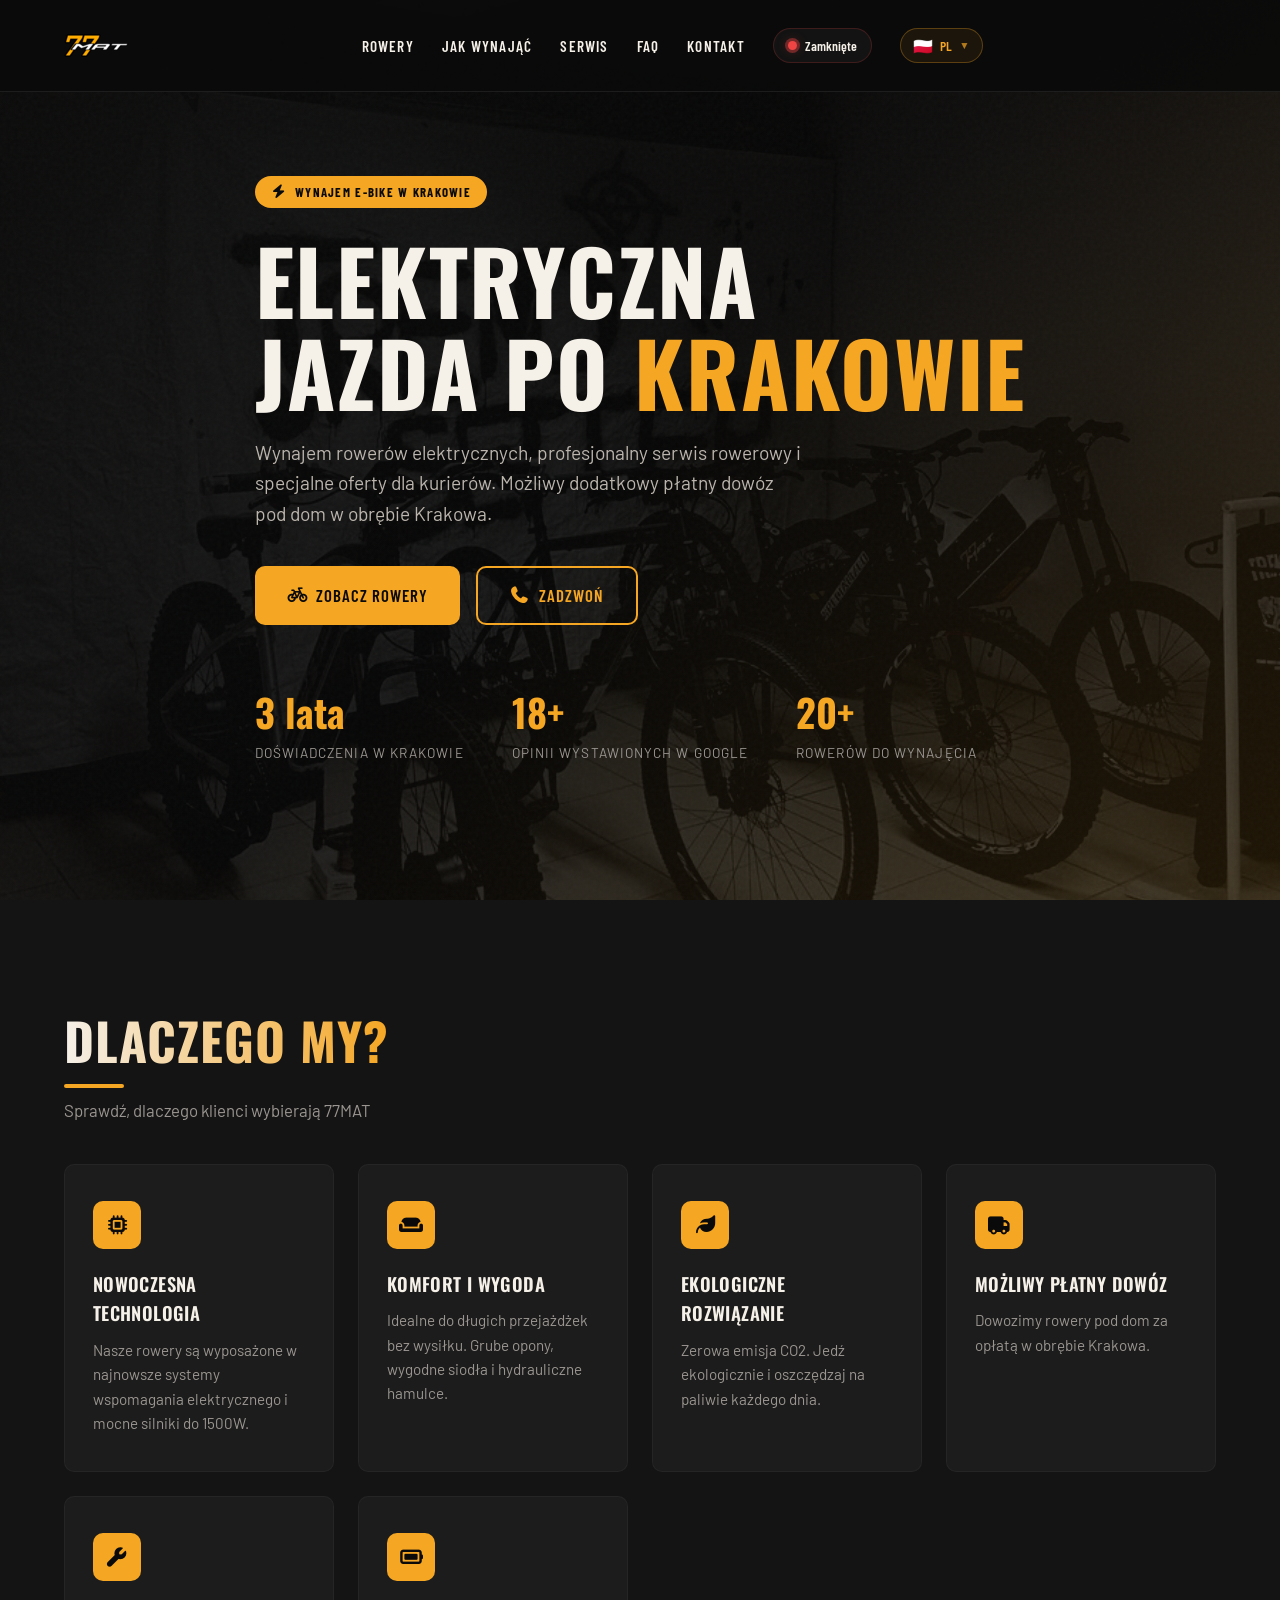
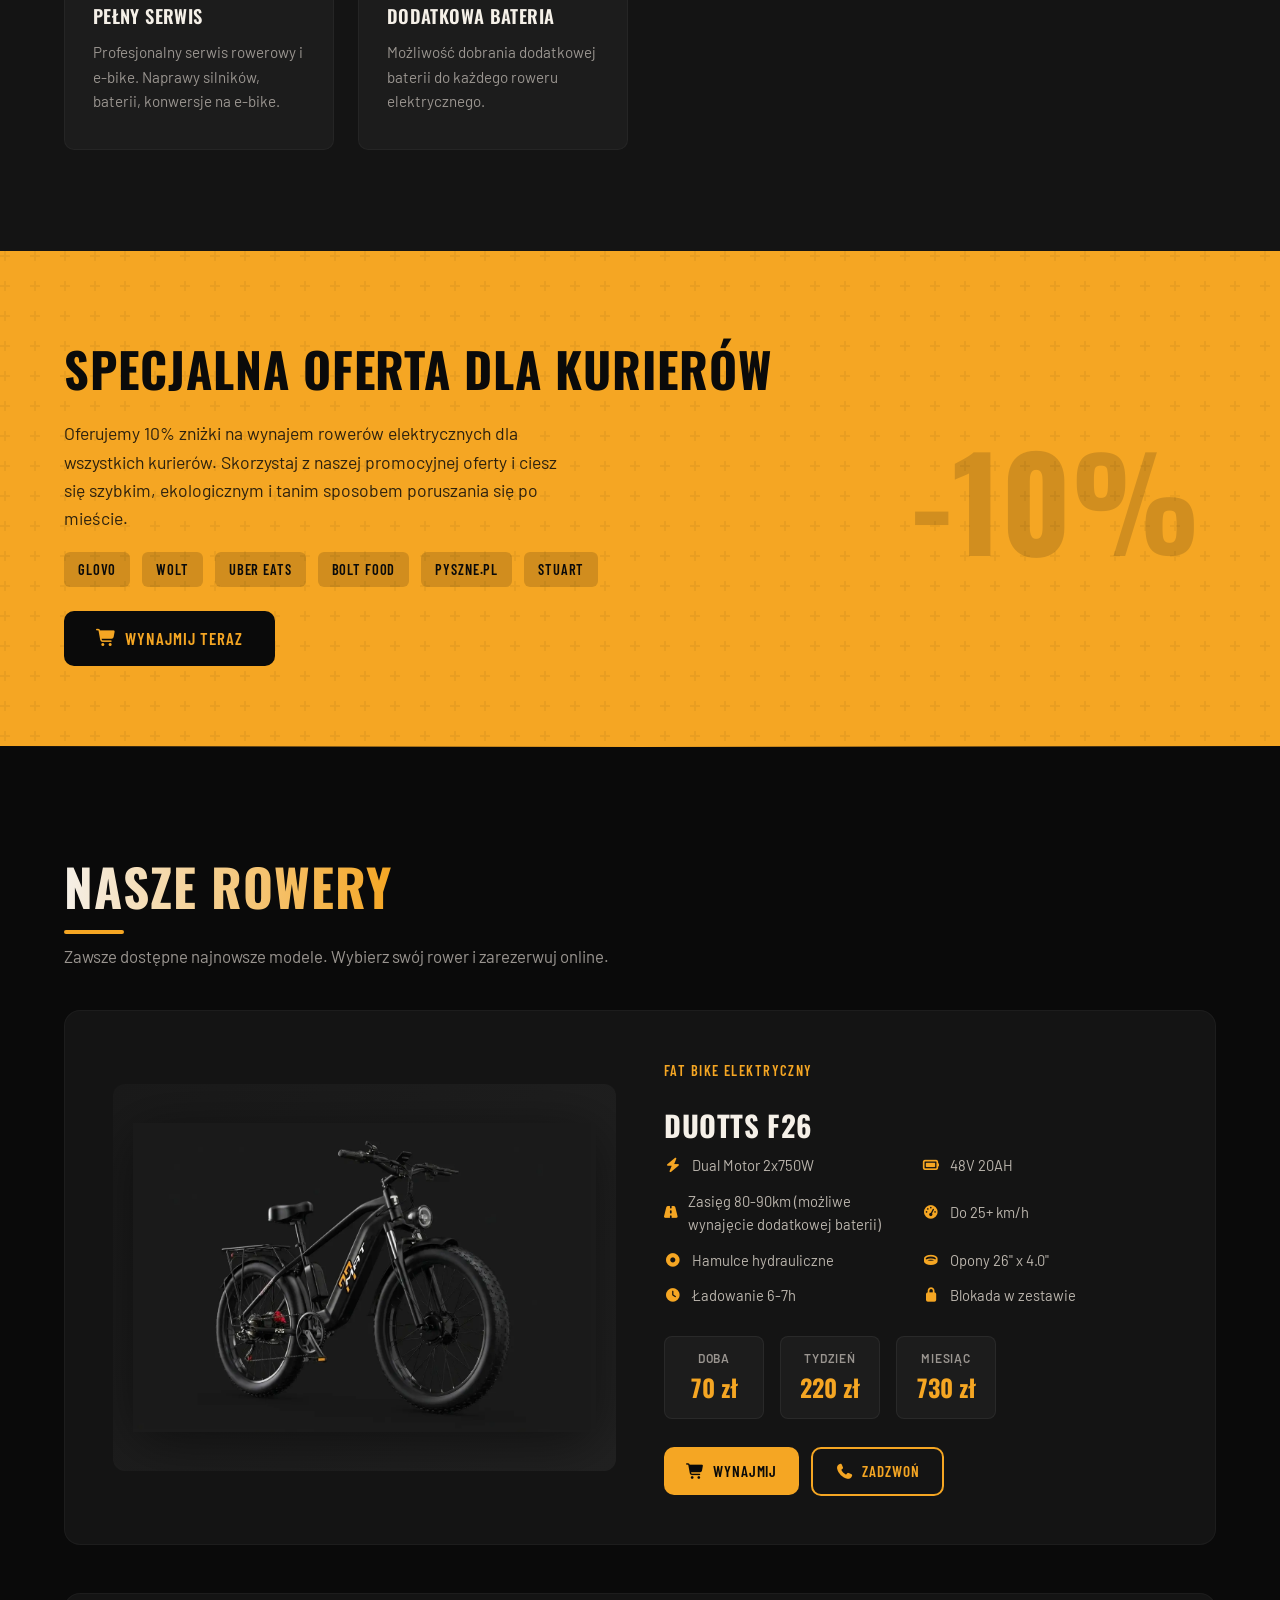
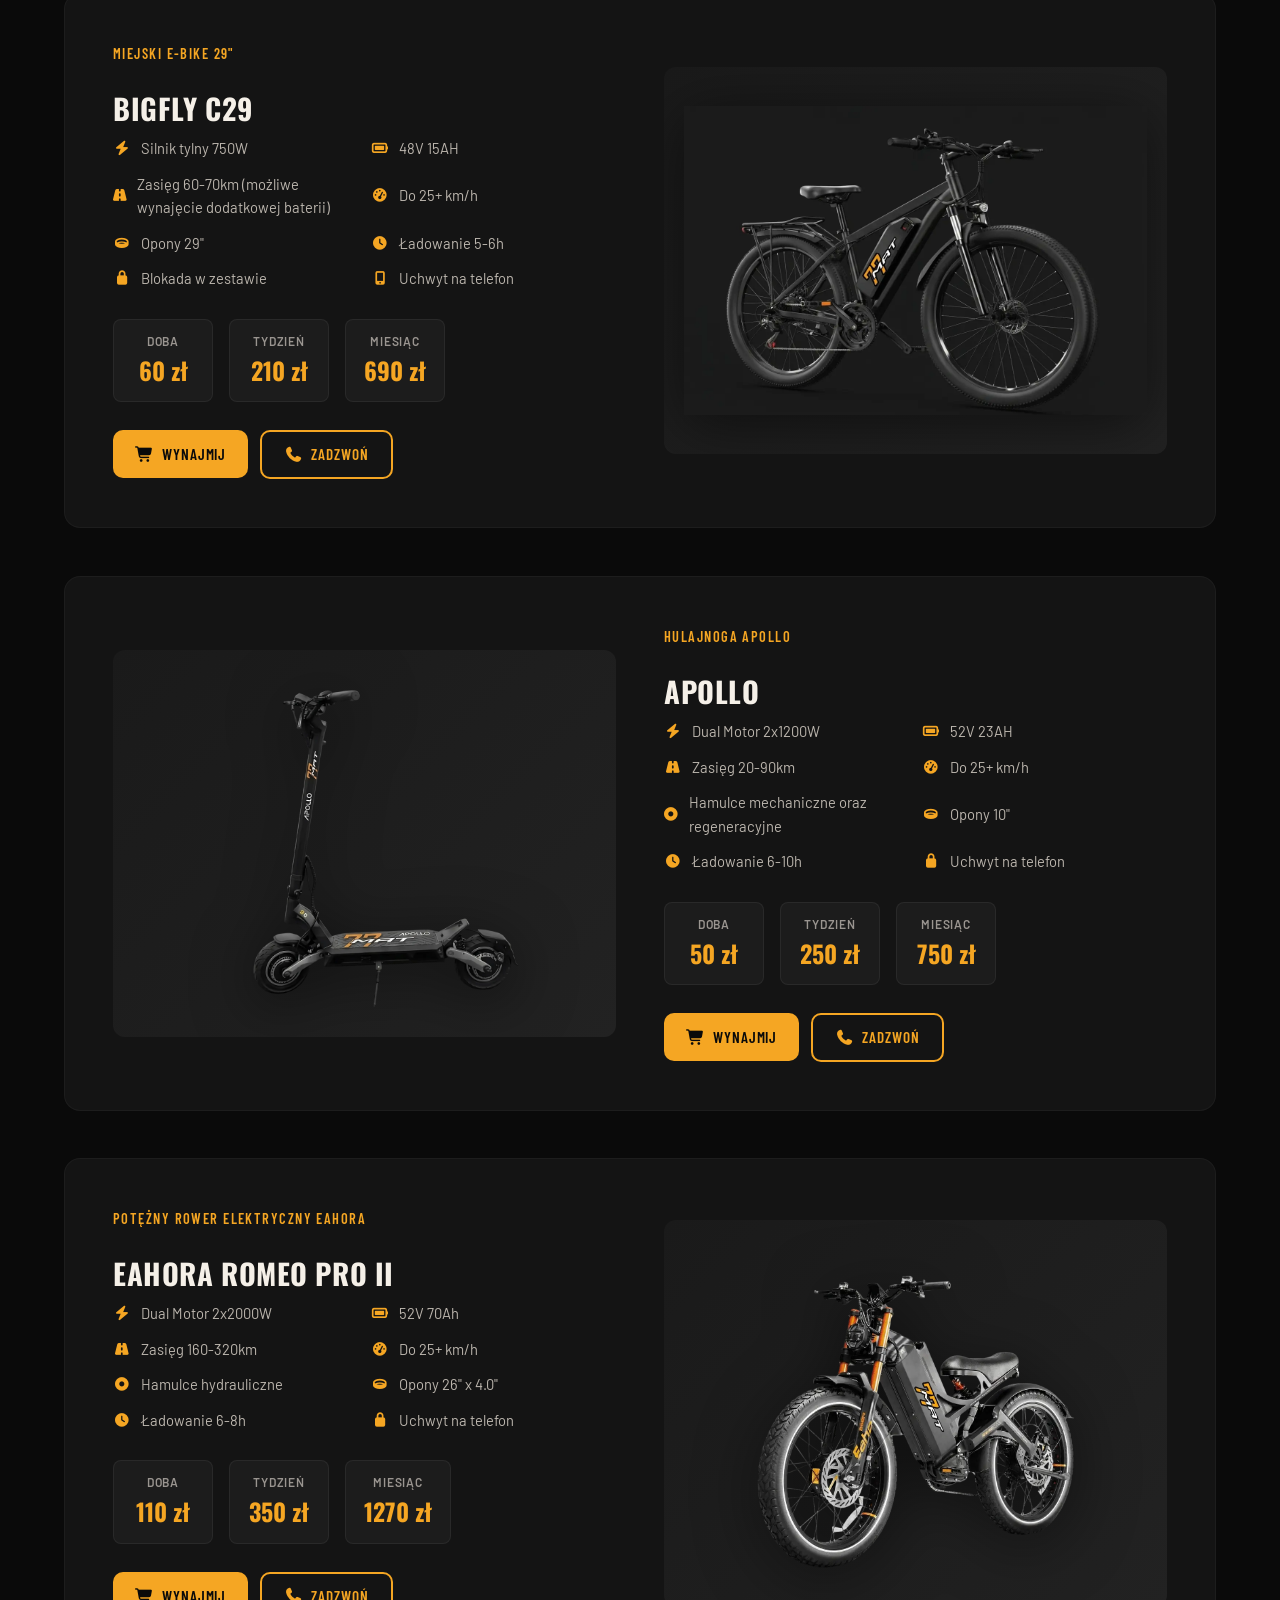
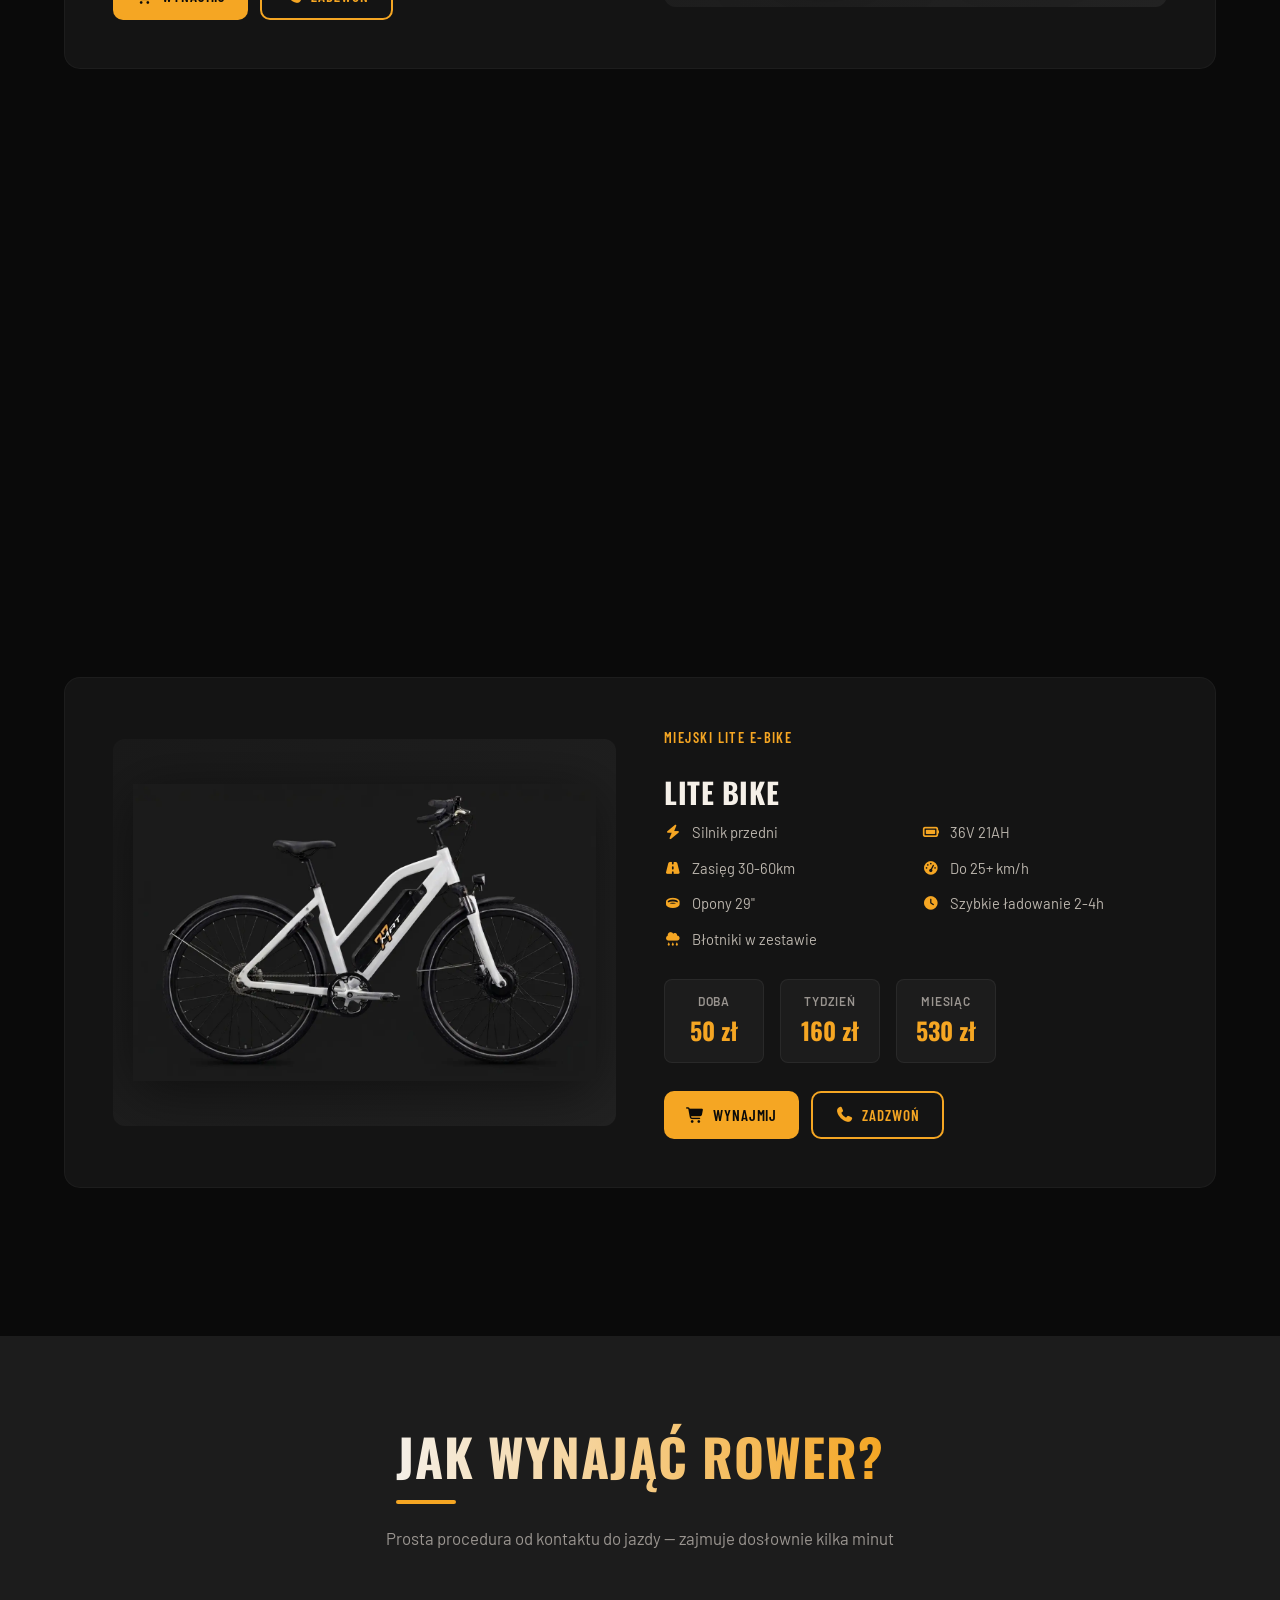
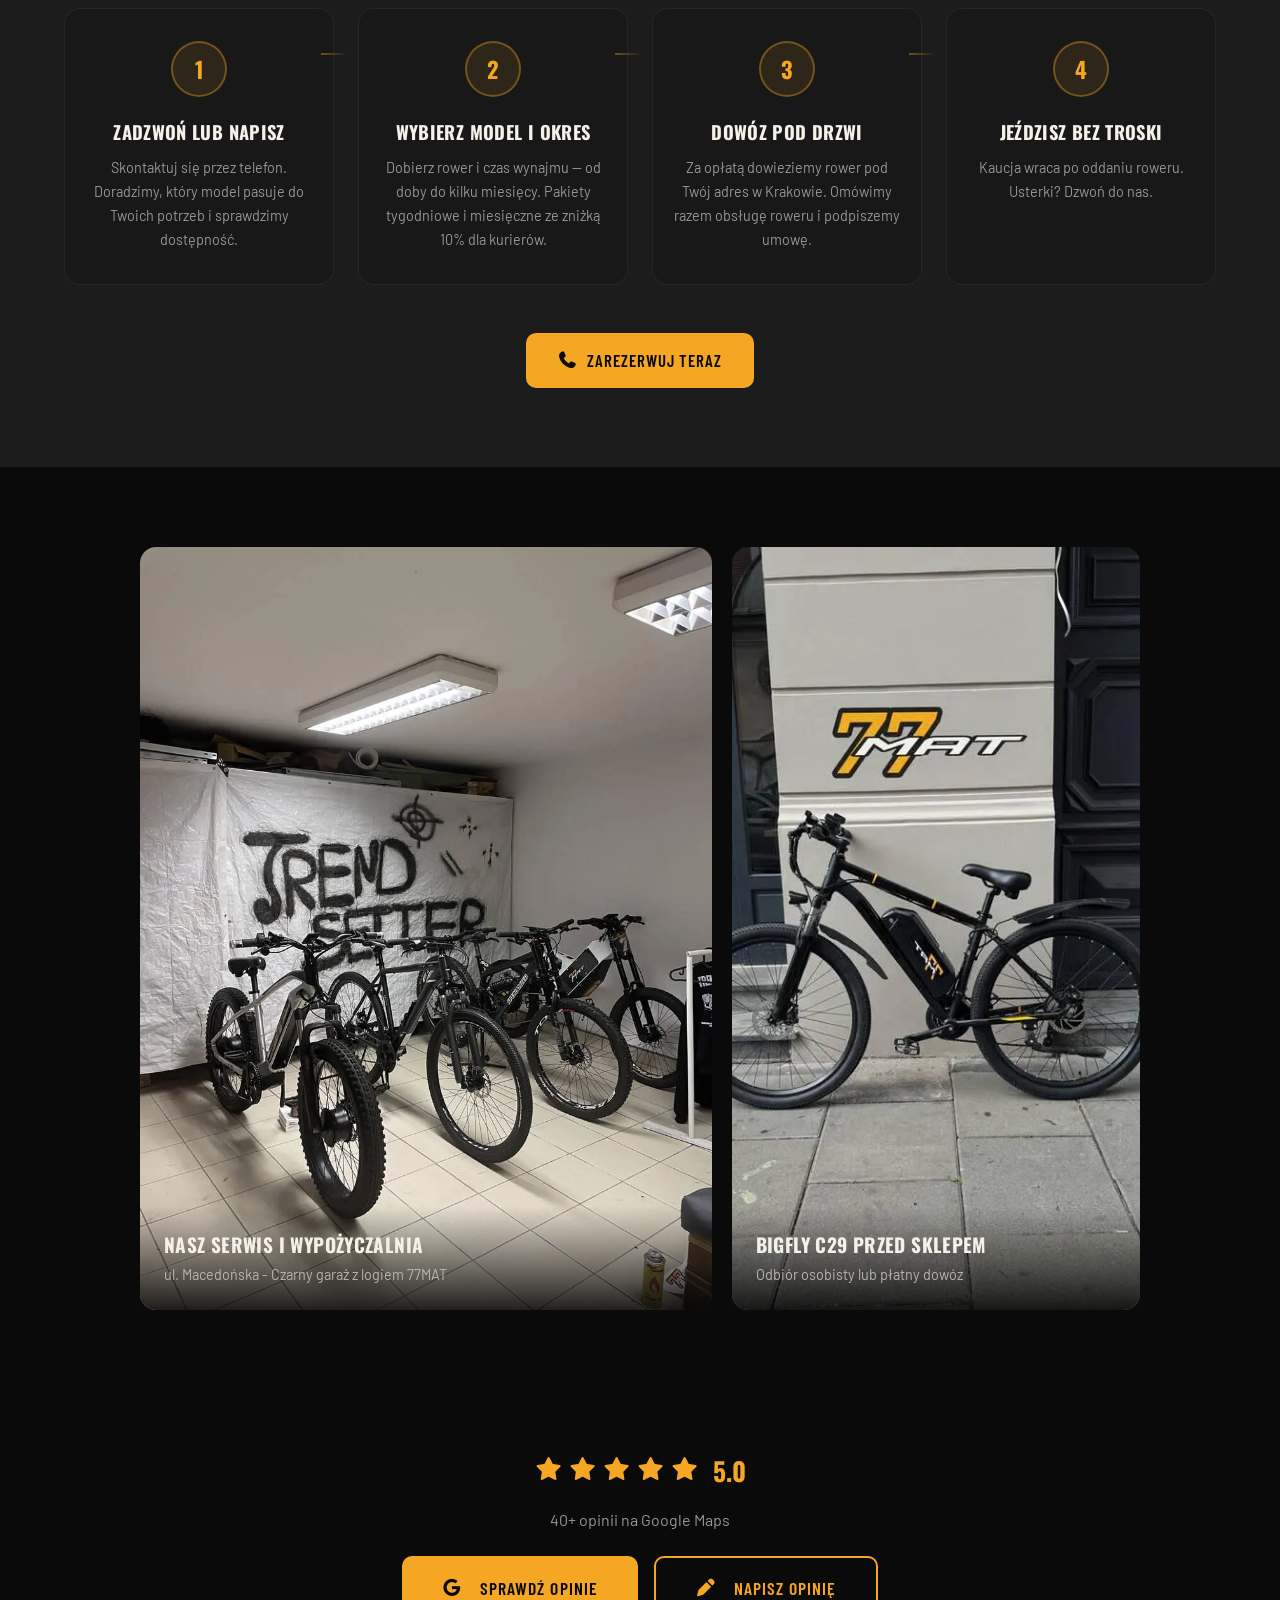
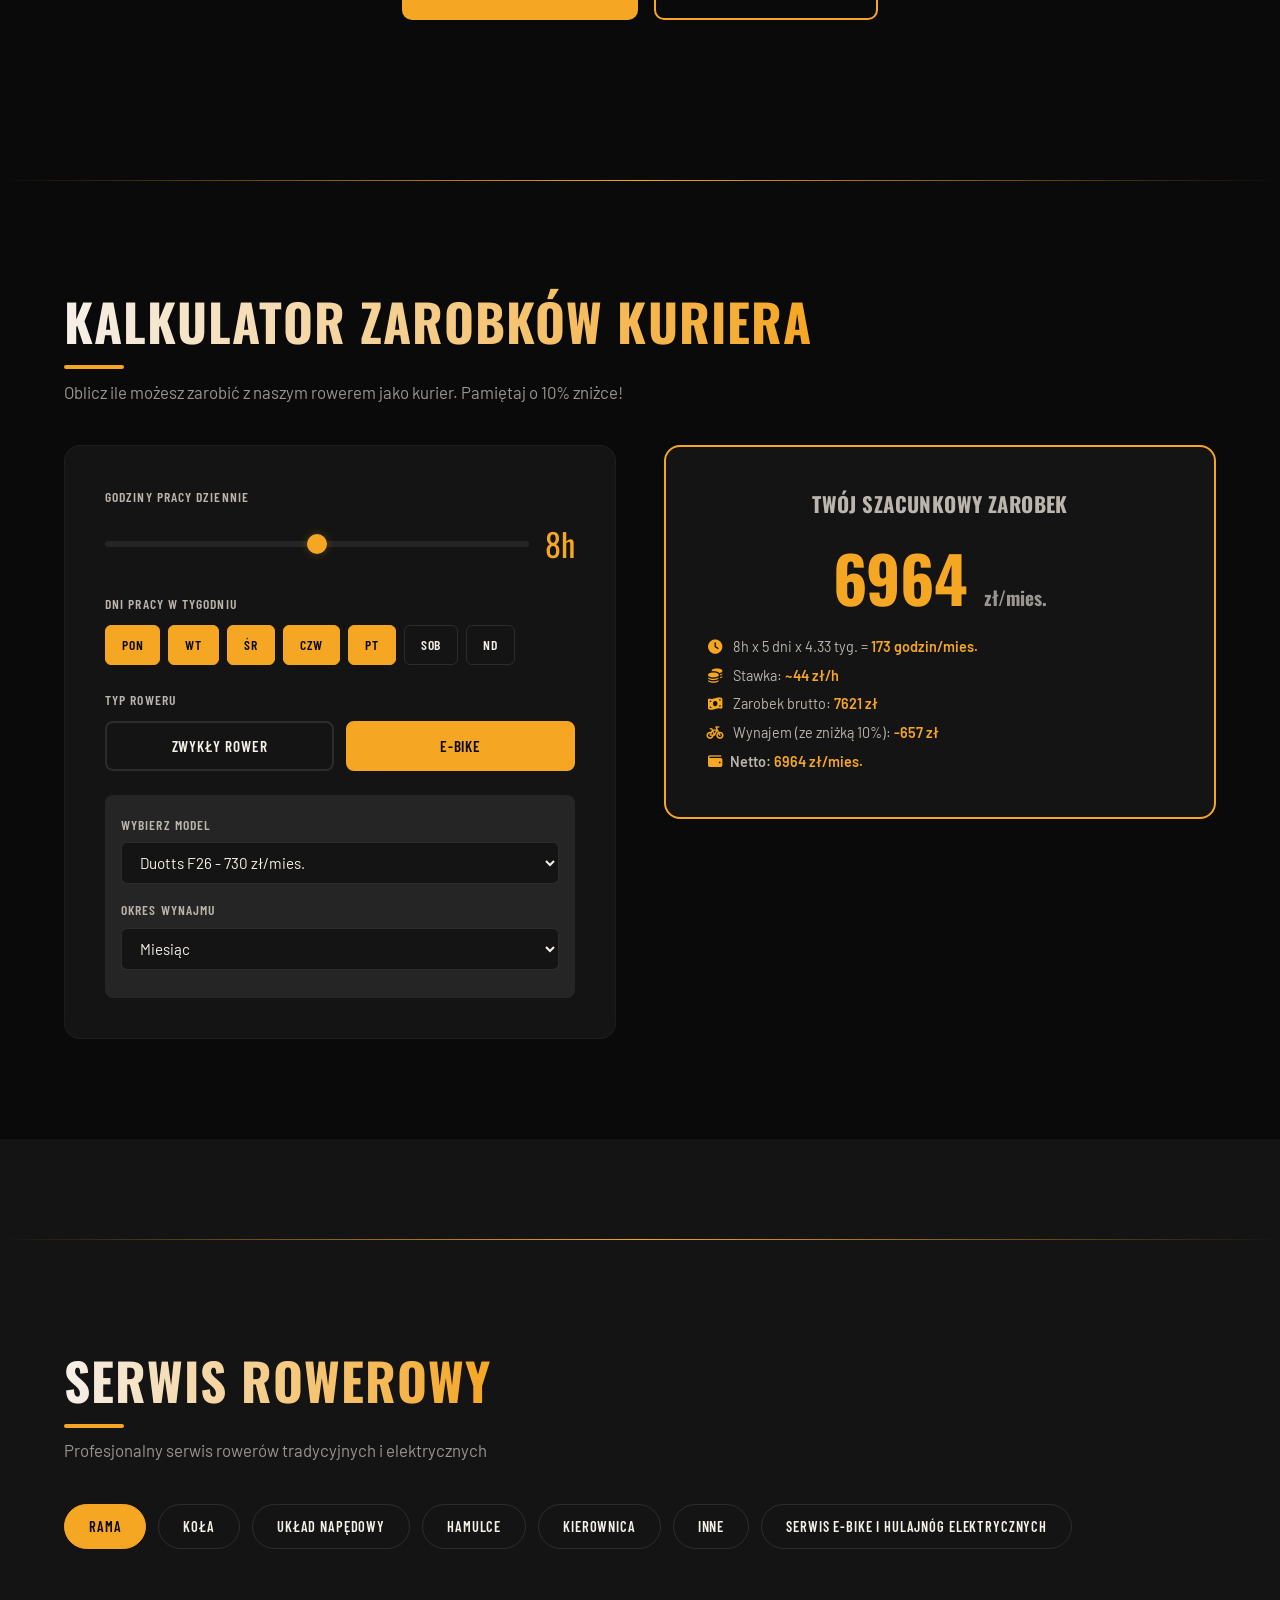
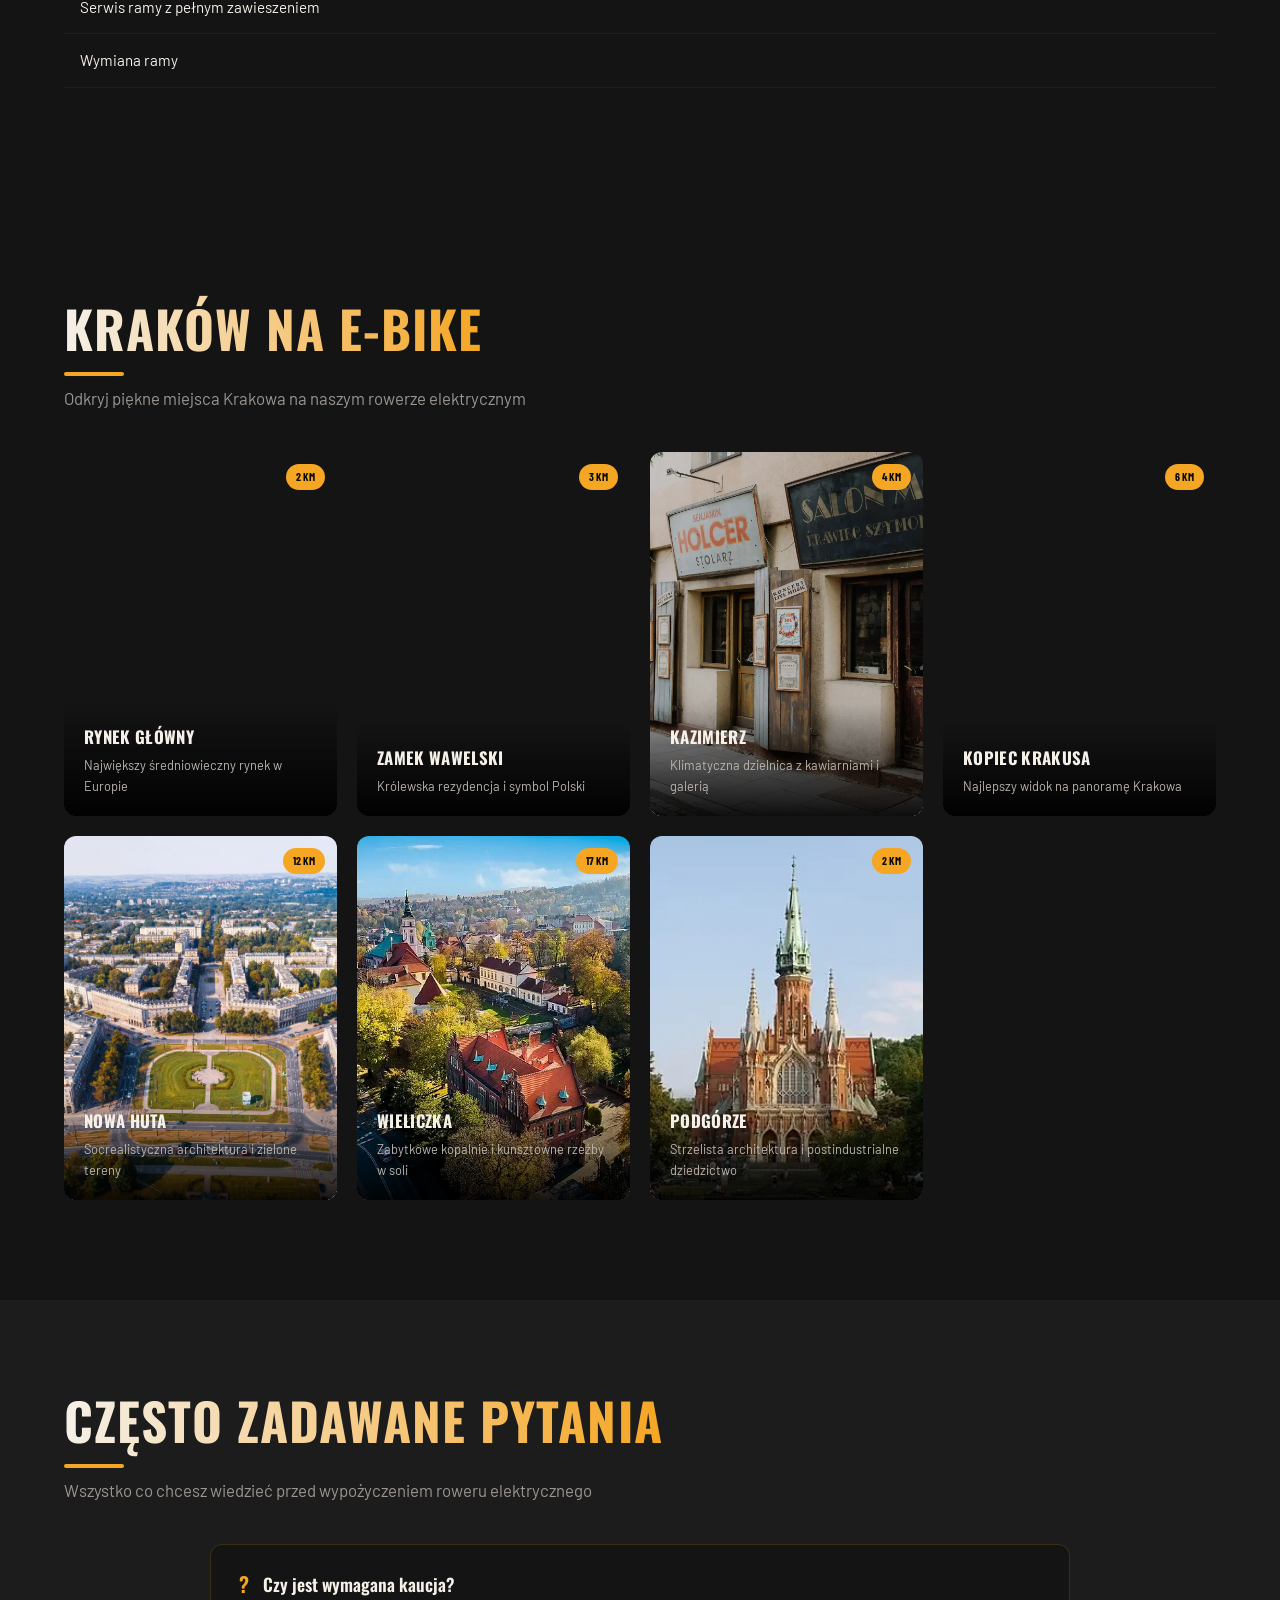
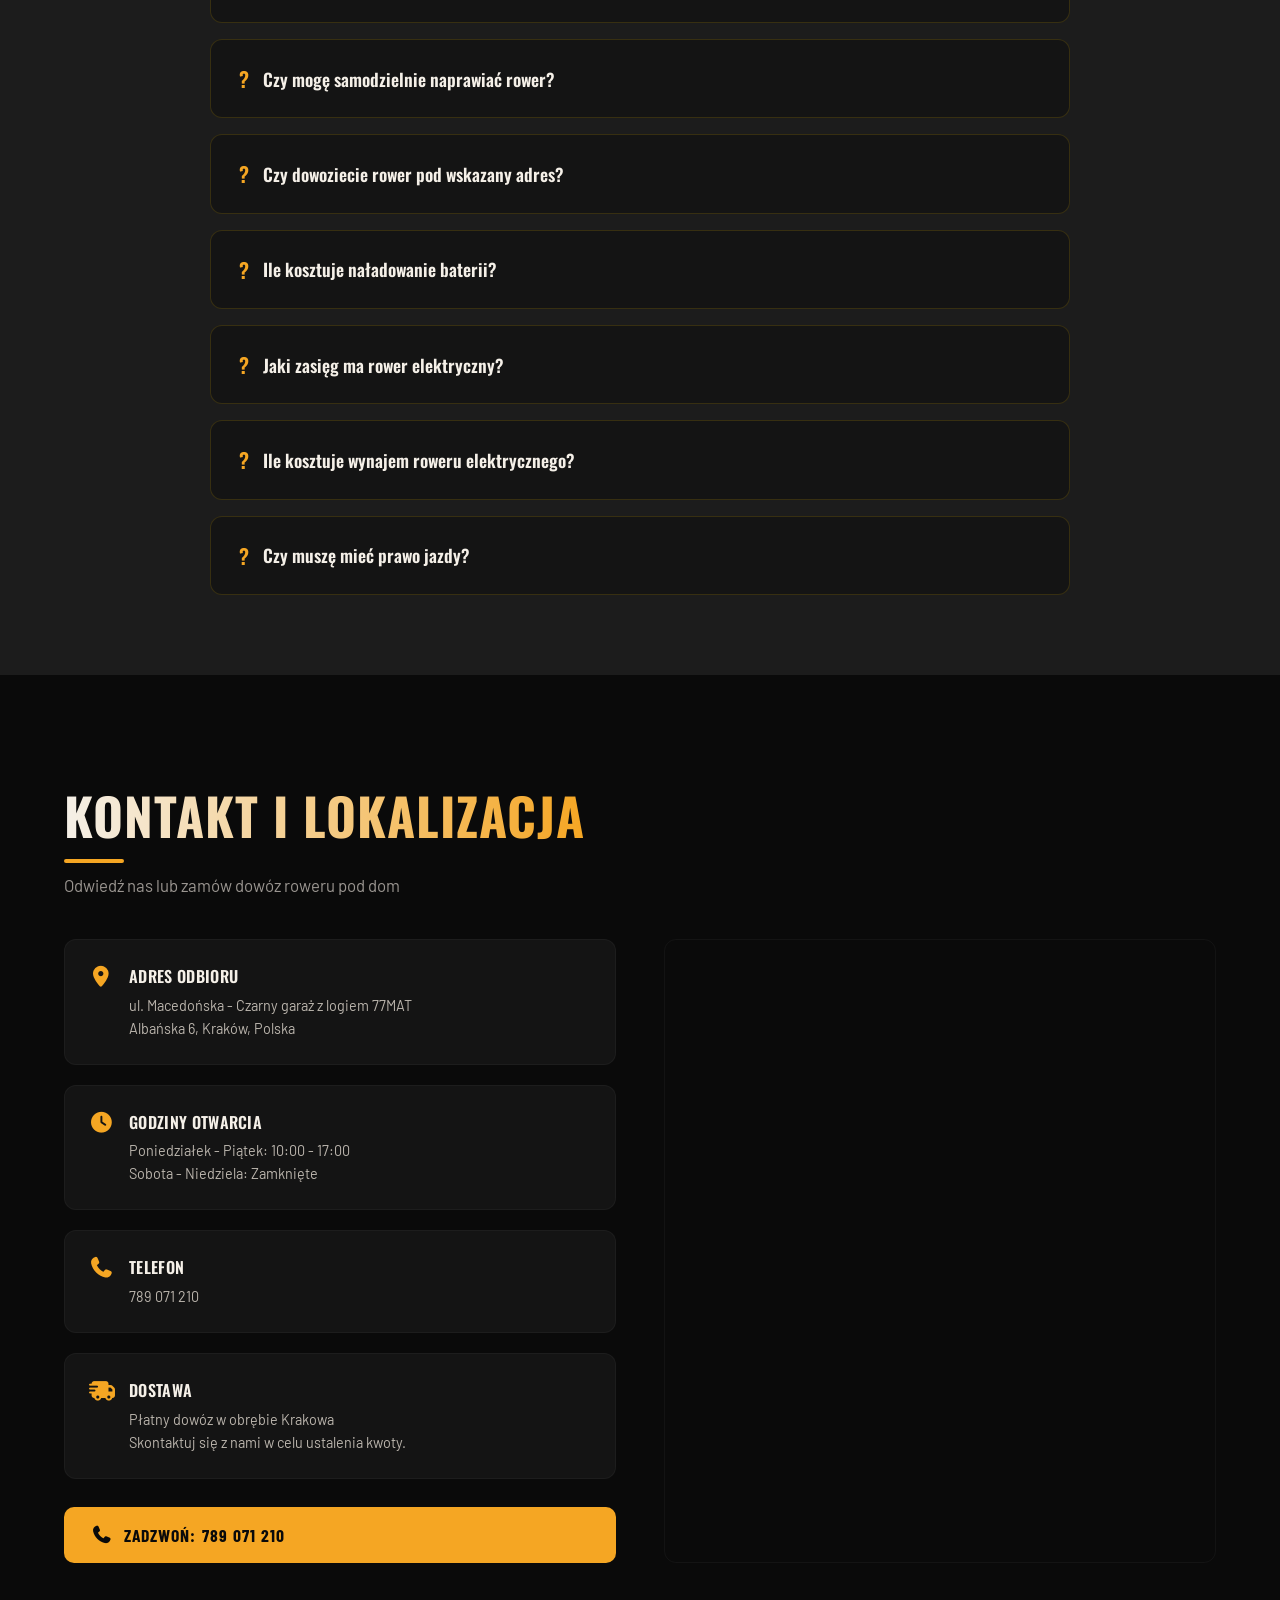
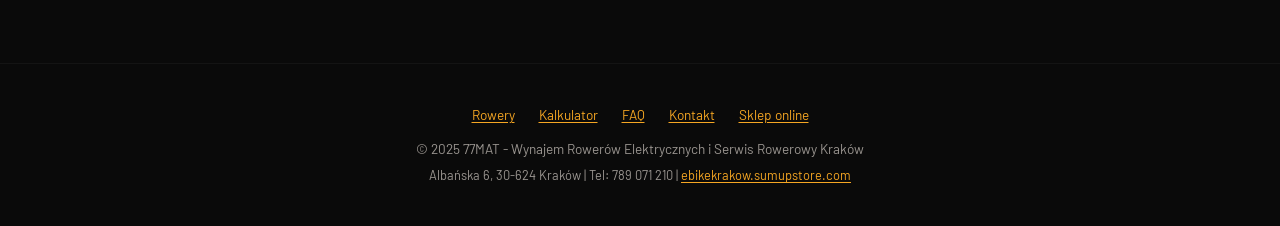
<file: index.html>
<!DOCTYPE html>
<html lang="pl">
<head>
<meta charset="UTF-8">
<meta name="viewport" content="width=device-width, initial-scale=1.0, viewport-fit=cover">
<title>77MAT - Wynajem Rowerów Elektrycznych Kraków | Serwis Rowerow | E-Bike Rental</title>
<meta name="description" content="Wynajem rowerów elektrycznych w Krakowie. Profesjonalny serwis rowerowy. Możliwy dowóz pod dom. 10% zniżki dla kurierów Glovo, Wolt, Uber Eats, Bolt Food. Duotts F26, Bigfly C29.">
<meta name="keywords" content="wynajem rowerów elektrycznych kraków, e-bike rental krakow, serwis rowerowy kraków, wypożyczalnia rowerów kraków, electric bike rental, naprawa rowerow kraków, rower elektryczny kraków, ebike kraków, 77MAT, fat bike kraków, kurier rower elektryczny, glovo rower, wolt rower, uber eats rower">
<meta name="author" content="77MAT">
<meta name="robots" content="index, follow, max-image-preview:large, max-snippet:-1, max-video-preview:-1">
<meta name="theme-color" content="#F5A623">
<meta name="msapplication-TileColor" content="#F5A623">
<meta name="apple-mobile-web-app-capable" content="yes">
<meta name="apple-mobile-web-app-status-bar-style" content="black-translucent">
<meta name="apple-mobile-web-app-title" content="77MAT E-Bike">
<meta name="format-detection" content="telephone=yes">
<meta name="geo.region" content="PL-12">
<meta name="geo.placename" content="Kraków, Małopolska">
<meta name="geo.position" content="50.0389;19.9236">
<meta name="ICBM" content="50.0389, 19.9236">
<meta property="og:type" content="business.business">
<meta property="og:title" content="77MAT - Wynajem Rowerów Elektrycznych Kraków">
<meta property="og:description" content="Wypożycz rower elektryczny w Krakowie. Możliwy dowóz, 10% zniżki dla kurierów. Profesjonalny serwis rowerowy.">
<meta property="og:image" content="https://77mat.pl/img/77mat-logo.png">
<meta property="og:url" content="https://77mat.pl">
<meta property="og:site_name" content="77MAT E-Bike Kraków">
<meta property="og:locale" content="pl_PL">
<meta name="twitter:card" content="summary_large_image">
<meta name="twitter:title" content="77MAT - Wynajem Rowerów Elektrycznych Kraków">
<meta name="twitter:description" content="Wypożycz e-bike w Krakowie. Możliwy dowóz. -10% dla kurierów. Serwis rowerowy.">
<link rel="canonical" href="https://77mat.pl">
<link rel="icon" type="image/png" href="/img/favicon-96x96.png" sizes="96x96" />
<link rel="icon" type="image/svg+xml" href="/img/favicon.svg" />
<link rel="shortcut icon" href="/img/favicon.ico" />
<link rel="apple-touch-icon" sizes="180x180" href="/img/apple-touch-icon.png" />
<link rel="manifest" href="/img/site.webmanifest" />
<link rel="preconnect" href="https://www.google.com">
<link rel="dns-prefetch" href="https://maps.googleapis.com">
<link rel="dns-prefetch" href="https://translate.googleapis.com">

<link rel="preload" href="css/fonts.css" as="style" onload="this.onload=null;this.rel='stylesheet'">
<noscript><link rel="stylesheet" href="css/fonts.css"></noscript>
<link rel="preload" href="css/fa-all.min.css" as="style" onload="this.onload=null;this.rel='stylesheet'">
<noscript><link rel="stylesheet" href="css/fa-all.min.css"></noscript>

<!-- ═══════════════════════════════════════════════════════════════
     GOOGLE TRANSLATE — ukryj domyślny pasek, zostaw tylko nasz widget
     ═══════════════════════════════════════════════════════════════ -->
<style>
/* Ukryj domyślny pasek Google Translate */
body { top: 0 !important; }
.goog-te-banner-frame { display: none !important; }
.goog-te-menu-value span { color: transparent !important; }
iframe.goog-te-banner-frame { display: none !important; }
.skiptranslate { display: none !important; }
/* Własny przełącznik językowy */
:root {
  --amber:#F5A623;--amber-dark:#D4901E;--amber-light:#FFD580;--amber-glow:#F5A62344;
  --black:#0A0A0A;--dark:#141414;--dark2:#1C1C1C;--dark3:#252525;--dark4:#333;
  --white:#F5F0E8;--gray:#9A9590;--gray-light:#BBB5AD;
  --radius:10px;--transition:0.3s cubic-bezier(.4,0,.2,1)
}
*,*::before,*::after{margin:0;padding:0;box-sizing:border-box}
html{scroll-behavior:smooth;scrollbar-width:thin;scrollbar-color:var(--amber) var(--dark);overflow-x:hidden;-webkit-text-size-adjust:100%}
body{font-family:'Barlow',sans-serif;background:var(--black);color:var(--white);line-height:1.6;-webkit-font-smoothing:antialiased}
::-webkit-scrollbar{width:8px}
::-webkit-scrollbar-track{background:var(--dark)}
::-webkit-scrollbar-thumb{background:linear-gradient(180deg,var(--amber),var(--amber-dark));border-radius:4px}
img{max-width:100%;display:block}
a{color:var(--amber);text-decoration:none;transition:var(--transition);-webkit-tap-highlight-color:transparent;touch-action:manipulation}
a:hover{color:var(--amber-light)}
h1,h2,h3,h4,h5{font-family:'Oswald',sans-serif;text-transform:uppercase;letter-spacing:0.02em}
.section-title{font-size:clamp(2rem,5vw,3.2rem);font-weight:700;margin-bottom:0.3em;position:relative;display:inline-block;background:linear-gradient(90deg,var(--white) 0%,var(--amber) 50%,var(--white) 100%);background-size:200% auto;-webkit-background-clip:text;-webkit-text-fill-color:transparent;background-clip:text}
.section-title::after{content:'';position:absolute;bottom:-6px;left:0;width:60px;height:4px;background:var(--amber);border-radius:2px;-webkit-text-fill-color:initial}
.section-subtitle{color:var(--gray);font-size:1.05rem;margin-bottom:2.5rem;max-width:600px}
.container{max-width:1200px;margin:0 auto;padding:0 24px}
.btn{display:inline-flex;align-items:center;gap:8px;padding:14px 32px;border:none;border-radius:var(--radius);font-family:'Barlow Condensed',sans-serif;font-size:1.05rem;font-weight:600;text-transform:uppercase;letter-spacing:0.06em;cursor:pointer;transition:var(--transition);text-decoration:none;-webkit-tap-highlight-color:transparent;touch-action:manipulation}
.btn-primary{background:var(--amber);color:var(--black);animation:glowPulse 3s ease-in-out infinite;will-change:opacity,transform}
.btn-primary:hover{background:var(--amber-light);color:var(--black);transform:translateY(-2px);box-shadow:0 8px 30px var(--amber-glow);animation:none}
.btn-outline{background:transparent;color:var(--amber);border:2px solid var(--amber)}
.btn-outline:hover{background:var(--amber);color:var(--black)}
.btn-sm{padding:10px 22px;font-size:0.95rem}

/* ── NAV ── */
.nav{position:fixed;top:0;left:0;right:0;z-index:9999;padding:13px 0;background:rgba(10,10,10,0.9);border-bottom:1px solid rgba(255,255,255,0.08);transition:background .3s ease,padding .3s ease,box-shadow .3s ease}
.nav.scrolled{background:rgba(8,8,8,0.99);box-shadow:0 2px 24px rgba(0,0,0,0.8);padding:8px 0;border-bottom:1px solid rgba(255,255,255,0.1)}
.nav-inner{display:flex;align-items:center;justify-content:space-between;gap:12px}
.nav-logo img{height:65px;width:auto;display:block}
.nav-links{display:flex;gap:28px;align-items:center;list-style:none}
.nav-links a{color:var(--white);font-family:'Barlow Condensed',sans-serif;font-weight:600;font-size:0.95rem;text-transform:uppercase;letter-spacing:0.08em;position:relative}
.nav-links a::after{content:'';position:absolute;bottom:-4px;left:0;width:0;height:2px;background:var(--amber);transition:width 0.4s cubic-bezier(.4,0,.2,1)}
.nav-links a:hover{color:var(--amber)}
.nav-links a:hover::after{width:100%}
.nav-status{display:flex;align-items:center;gap:8px;font-size:0.85rem;font-weight:600;font-family:'Barlow Condensed',sans-serif;padding:6px 14px;border-radius:20px;border:1px solid #ffffff15;background:rgba(255,255,255,0.04);transition:var(--transition)}
.status-dot{width:9px;height:9px;border-radius:50%;position:relative}
.status-dot::after{content:'';position:absolute;inset:-3px;border-radius:50%;animation:statusPulse 2s ease-in-out infinite;opacity:0.4;will-change:transform,opacity}
@keyframes statusPulse{0%,100%{transform:scale(1);opacity:0.4}50%{transform:scale(1.8);opacity:0}}
.status-open .status-dot{background:#4ADE80;box-shadow:0 0 12px #4ADE8066}.status-open .status-dot::after{background:#4ADE80}.status-open{border-color:#4ADE8033}
.status-closing .status-dot{background:#FBBF24;box-shadow:0 0 12px #FBBF2466}.status-closing .status-dot::after{background:#FBBF24}.status-closing{border-color:#FBBF2433}
.status-closed .status-dot{background:#EF4444;box-shadow:0 0 12px #EF444466}.status-closed .status-dot::after{background:#EF4444}.status-closed{border-color:#EF444433}
.hamburger{display:none;flex-direction:column;gap:5px;cursor:pointer;padding:8px;z-index:10000;background:none;border:none}
.hamburger span{width:26px;height:2px;background:var(--white);transition:var(--transition);display:block}
.hamburger.active span:nth-child(1){transform:rotate(45deg) translate(5px,5px)}
.hamburger.active span:nth-child(2){opacity:0}
.hamburger.active span:nth-child(3){transform:rotate(-45deg) translate(5px,-5px)}
.mobile-menu{display:none;position:fixed;inset:0;background:rgba(10,10,10,0.98);z-index:9998;flex-direction:column;align-items:center;justify-content:center;gap:32px;opacity:0;transition:opacity 0.4s ease}
.mobile-menu.open{display:flex;opacity:1}
.mobile-menu a{font-family:'Oswald',sans-serif;font-size:1.8rem;color:var(--white);text-transform:uppercase;transition:var(--transition);opacity:0;transform:translateY(20px);transition:0.4s ease}
.mobile-menu.open a{opacity:1;transform:translateY(0)}
.mobile-menu.open a:nth-child(1){transition-delay:0.1s}.mobile-menu.open a:nth-child(2){transition-delay:0.15s}.mobile-menu.open a:nth-child(3){transition-delay:0.2s}.mobile-menu.open a:nth-child(4){transition-delay:0.25s}.mobile-menu.open a:nth-child(5){transition-delay:0.3s}
.mobile-menu a:hover{color:var(--amber)}

/* ═══════════════════════════════════════
   LANGUAGE SWITCHER
   ═══════════════════════════════════════ */
.lang-switcher{position:relative;display:flex;align-items:center}
.lang-btn{display:flex;align-items:center;gap:6px;padding:6px 12px;border-radius:20px;border:1px solid rgba(245,166,35,0.3);background:rgba(245,166,35,0.07);cursor:pointer;font-family:'Barlow Condensed',sans-serif;font-weight:600;font-size:0.85rem;color:var(--amber);text-transform:uppercase;letter-spacing:0.06em;transition:var(--transition);user-select:none;white-space:nowrap}
.lang-btn:hover{background:rgba(245,166,35,0.15);border-color:rgba(245,166,35,0.5)}
.lang-btn .lang-flag{font-size:1rem;line-height:1}
.lang-btn .lang-arrow{font-size:0.65rem;transition:transform 0.25s;opacity:0.7}
.lang-switcher.open .lang-btn .lang-arrow{transform:rotate(180deg)}
.lang-dropdown{position:absolute;top:calc(100% + 8px);right:0;background:var(--dark2);border:1px solid rgba(245,166,35,0.2);border-radius:12px;padding:8px;min-width:200px;max-height:320px;overflow-y:auto;z-index:10001;opacity:0;visibility:hidden;transform:translateY(-8px);transition:opacity 0.25s,transform 0.25s,visibility 0.25s;box-shadow:0 16px 40px rgba(0,0,0,0.6)}
.lang-switcher.open .lang-dropdown{opacity:1;visibility:visible;transform:translateY(0)}
.lang-dropdown::-webkit-scrollbar{width:4px}
.lang-dropdown::-webkit-scrollbar-thumb{background:var(--amber);border-radius:2px}
.lang-option{display:flex;align-items:center;gap:10px;padding:8px 12px;border-radius:8px;cursor:pointer;font-family:'Barlow Condensed',sans-serif;font-size:0.9rem;font-weight:500;color:var(--gray-light);transition:background 0.2s,color 0.2s;white-space:nowrap}
.lang-option:hover{background:rgba(245,166,35,0.12);color:var(--white)}
.lang-option.active{color:var(--amber);background:rgba(245,166,35,0.08)}
.lang-option .lf{font-size:1.1rem;width:24px;text-align:center}
.lang-section-label{padding:6px 12px 4px;font-size:0.7rem;font-family:'Barlow Condensed',sans-serif;text-transform:uppercase;letter-spacing:0.12em;color:var(--gray);opacity:0.6}
.lang-divider{height:1px;background:rgba(255,255,255,0.06);margin:4px 0}

/* Mobile lang switcher */
.mobile-lang{display:flex;gap:8px;flex-wrap:wrap;justify-content:center;margin-top:8px}
.mobile-lang-btn{padding:6px 14px;border-radius:20px;border:1px solid rgba(245,166,35,0.25);background:rgba(245,166,35,0.06);color:var(--gray-light);font-family:'Barlow Condensed',sans-serif;font-size:0.85rem;cursor:pointer;transition:var(--transition)}
.mobile-lang-btn:hover,.mobile-lang-btn.active{background:rgba(245,166,35,0.15);border-color:var(--amber);color:var(--amber)}

/* ── HERO ── */
.hero{min-height:100vh;min-height:100svh;display:flex;align-items:center;position:relative;overflow:hidden}
.hero-bg{position:absolute;inset:0;background:url('img/shop-interior.webp') center/cover no-repeat;filter:brightness(0.25) contrast(1.1)}
.hero-overlay{position:absolute;inset:0;background:linear-gradient(135deg,rgba(10,10,10,0.93) 0%,rgba(10,10,10,0.6) 50%,rgba(245,166,35,0.12) 100%)}
.hero-grain{position:absolute;inset:0;opacity:0.035;background-image:url("data:image/svg+xml,%3Csvg viewBox='0 0 256 256' xmlns='http://www.w3.org/2000/svg'%3E%3Cfilter id='n'%3E%3CfeTurbulence type='fractalNoise' baseFrequency='0.9' numOctaves='4' stitchTiles='stitch'/%3E%3C/filter%3E%3Crect width='100%25' height='100%25' filter='url(%23n)'/%3E%3C/svg%3E")}
.hero-content{position:relative;z-index:2;padding:120px 0 80px}
.hero-badge{display:inline-flex;align-items:center;gap:8px;background:var(--amber);color:var(--black);padding:6px 16px;border-radius:30px;font-size:0.8rem;font-weight:700;font-family:'Barlow Condensed',sans-serif;text-transform:uppercase;letter-spacing:0.1em;margin-bottom:24px;animation:fadeInUp 0.8s ease}
.hero h1{font-size:clamp(2.8rem,7vw,5.5rem);font-weight:700;line-height:1.05;margin-bottom:20px;animation:fadeInUp 0.8s ease 0.1s both}
.hero h1 .accent{color:var(--amber)}
.hero-desc{font-size:clamp(1rem,2vw,1.2rem);color:var(--gray-light);max-width:550px;margin-bottom:36px;animation:fadeInUp 0.8s ease 0.2s both}
.hero-actions{display:flex;gap:16px;flex-wrap:wrap;animation:fadeInUp 0.8s ease 0.3s both}
.hero-stats{display:flex;gap:48px;margin-top:56px;animation:fadeInUp 0.8s ease 0.4s both}
.hero-stat-num{font-family:'Oswald',sans-serif;font-size:2.4rem;font-weight:700;color:var(--amber)}
.hero-stat-label{font-size:0.85rem;color:var(--gray);text-transform:uppercase;letter-spacing:0.08em}
.hero-stat{opacity:0;animation:countUp 0.6s ease forwards}
.hero-stat:nth-child(1){animation-delay:0.5s}
.hero-stat:nth-child(2){animation-delay:0.7s}
.hero-stat:nth-child(3){animation-delay:0.9s}
@keyframes fadeInUp{from{opacity:0;transform:translateY(30px)}to{opacity:1;transform:translateY(0)}}
@keyframes countUp{from{opacity:0;transform:translateY(20px)}to{opacity:1;transform:translateY(0)}}
@keyframes glowPulse{0%,100%{box-shadow:0 0 20px rgba(245,166,35,0.15)}50%{box-shadow:0 0 40px rgba(245,166,35,0.35)}}
@keyframes float{0%,100%{transform:translateY(0)}50%{transform:translateY(-10px)}}
.float-anim{animation:float 4s ease-in-out infinite;will-change:transform}

/* ── WHY ── */
.why-section{padding:100px 0;background:var(--dark)}
.why-grid{display:grid;grid-template-columns:repeat(auto-fit,minmax(260px,1fr));gap:24px}
.why-card{background:var(--dark2);will-change:transform;border:1px solid #ffffff0a;border-radius:var(--radius);padding:36px 28px;transition:var(--transition);position:relative;overflow:hidden}
.why-card:hover{border-color:var(--amber);transform:translateY(-4px);box-shadow:0 12px 40px rgba(245,166,35,0.08)}
.why-card::before{content:'';position:absolute;top:0;left:0;right:0;height:3px;background:var(--amber);transform:scaleX(0);transition:var(--transition);transform-origin:left}
.why-card:hover::before{transform:scaleX(1)}
.why-icon{width:48px;height:48px;border-radius:10px;background:var(--amber);color:var(--black);display:flex;align-items:center;justify-content:center;font-size:1.2rem;margin-bottom:20px}
.why-card h3{font-size:1.15rem;margin-bottom:10px;font-weight:600}
.why-card p{color:var(--gray);font-size:0.95rem;line-height:1.6}

/* ── BIKES ── */
.bikes-section{padding:100px 0;position:relative}
.bikes-section::before{content:'';position:absolute;top:0;left:0;right:0;height:1px;background:linear-gradient(90deg,transparent,var(--amber),transparent)}
.bike-card{display:grid;will-change:transform;grid-template-columns:1fr 1fr;gap:48px;align-items:center;background:var(--dark);border:1px solid #ffffff0a;border-radius:16px;padding:48px;margin-bottom:48px;transition:var(--transition);position:relative;overflow:hidden}
.bike-card:hover{border-color:var(--amber-dark);box-shadow:0 0 60px rgba(245,166,35,0.06)}
.bike-card.reverse{direction:rtl}
.bike-card.reverse>*{direction:ltr}
.bike-img-wrap{position:relative;border-radius:12px;overflow:hidden;background:linear-gradient(135deg,#1a1a1a,#222);padding:20px;display:flex;align-items:center;justify-content:center}
.bike-img-wrap img{width:100%;height:auto;object-fit:contain;transition:0.6s ease;filter:drop-shadow(0 10px 30px rgba(0,0,0,0.5))}
.bike-img-wrap:hover img{transform:scale(1.03)}
.bike-img-wrap::after{content:'';position:absolute;inset:0;background:linear-gradient(135deg,rgba(245,166,35,0.08),transparent);opacity:0;transition:0.5s ease}
.bike-card:hover .bike-img-wrap::after{opacity:1}
.bike-info h3{font-size:1.8rem;margin-bottom:6px}
.bike-tag{color:var(--amber);font-family:'Barlow Condensed',sans-serif;font-weight:600;font-size:0.9rem;text-transform:uppercase;letter-spacing:0.1em;margin-bottom:20px}
.bike-specs{display:grid;grid-template-columns:1fr 1fr;gap:12px;margin-bottom:28px}
.bike-spec{display:flex;align-items:center;gap:10px;font-size:0.92rem;color:var(--gray-light);transition:0.3s ease}
.bike-spec:hover{transform:translateX(6px);color:var(--amber)}
.bike-spec i{color:var(--amber);width:18px;text-align:center;font-size:0.85rem}
.bike-pricing{display:flex;gap:16px;margin-bottom:28px;flex-wrap:wrap}
.price-tag{background:var(--dark2);border:1px solid #ffffff0f;border-radius:8px;padding:12px 18px;text-align:center;min-width:100px;transition:0.4s cubic-bezier(.4,0,.2,1)}
.price-tag:hover{transform:translateY(-6px);border-color:var(--amber);box-shadow:0 8px 24px rgba(245,166,35,0.15)}
.price-tag .period{font-size:0.75rem;color:var(--gray);text-transform:uppercase;letter-spacing:0.08em;font-weight:600}
.price-tag .amount{font-family:'Oswald',sans-serif;font-size:1.5rem;color:var(--amber);font-weight:700}
.bike-actions{display:flex;gap:12px;flex-wrap:wrap}

/* ── COURIER ── */
.courier-section{padding:80px 0;background:var(--amber);color:var(--black);position:relative;overflow:hidden}
.courier-section::before{content:'';position:absolute;inset:0;background:url("data:image/svg+xml,%3Csvg width='60' height='60' viewBox='0 0 60 60' xmlns='http://www.w3.org/2000/svg'%3E%3Cg fill='none' fill-rule='evenodd'%3E%3Cg fill='%23000' fill-opacity='0.05'%3E%3Cpath d='M36 34v-4h-2v4h-4v2h4v4h2v-4h4v-2h-4zm0-30V0h-2v4h-4v2h4v4h2V6h4V4h-4zM6 34v-4H4v4H0v2h4v4h2v-4h4v-2H6zM6 4V0H4v4H0v2h4v4h2V6h4V4H6z'/%3E%3C/g%3E%3C/g%3E%3C/svg%3E")}
.courier-inner{position:relative;z-index:2;display:flex;align-items:center;gap:48px}
.courier-text h2{font-size:clamp(2rem,4vw,3rem);margin-bottom:12px}
.courier-text p{font-size:1.1rem;max-width:500px;margin-bottom:6px;opacity:0.85}
.courier-percent{font-family:'Oswald',sans-serif;font-size:clamp(5rem,10vw,8rem);font-weight:700;line-height:1;white-space:nowrap;opacity:0.15;position:absolute;right:40px;top:50%;transform:translateY(-50%);animation:float 6s ease-in-out infinite}
.courier-logos{display:flex;gap:12px;margin-top:20px;flex-wrap:wrap;align-items:center}
.courier-logos span{background:rgba(0,0,0,0.15);padding:6px 14px;border-radius:6px;font-family:'Barlow Condensed',sans-serif;font-weight:600;font-size:0.9rem;text-transform:uppercase;letter-spacing:0.06em}

/* ── STEPS ── */
#steps .steps-grid{display:grid;grid-template-columns:repeat(4,1fr);gap:24px;margin-top:48px}
#steps .step-card{text-align:center;padding:32px 20px;background:#181818;border-radius:16px;border:1px solid rgba(255,255,255,0.06);transition:border-color 0.25s,transform 0.25s;position:relative}
#steps .step-card:hover{border-color:rgba(245,166,35,0.35);transform:translateY(-4px)}
#steps .step-card:not(:last-child)::after{content:'';position:absolute;top:44px;right:-12px;width:24px;height:2px;background:linear-gradient(to right,rgba(245,166,35,0.4),rgba(245,166,35,0.05))}
#steps .step-number{width:56px;height:56px;border-radius:50%;background:rgba(245,166,35,0.1);border:2px solid rgba(245,166,35,0.35);display:flex;align-items:center;justify-content:center;font-family:'Oswald',sans-serif;font-weight:700;font-size:1.4rem;color:var(--amber);margin:0 auto 20px}
#steps .step-card h4{font-family:'Oswald',sans-serif;font-size:1.15rem;font-weight:700;margin-bottom:10px;color:#F5F0E8}
#steps .step-card p{color:#9A9590;font-size:0.9rem;line-height:1.65;margin:0}

/* ── CALC ── */
.calc-section{padding:100px 0}
.calc-section::before{content:'';display:block;height:1px;background:linear-gradient(90deg,transparent,var(--amber),transparent);margin-bottom:100px}
.calc-grid{display:grid;grid-template-columns:1fr 1fr;gap:48px;align-items:start}
.calc-form{background:var(--dark);border:1px solid #ffffff0a;border-radius:16px;padding:40px}
.calc-field{margin-bottom:24px}
.calc-field label{display:block;font-family:'Barlow Condensed',sans-serif;font-weight:600;text-transform:uppercase;letter-spacing:0.08em;font-size:0.85rem;margin-bottom:10px;color:var(--gray-light)}
.calc-field input[type=range]{width:100%;accent-color:var(--amber);height:6px;-webkit-appearance:none;background:var(--dark3);border-radius:3px;outline:none}
.calc-field input[type=range]::-webkit-slider-thumb{-webkit-appearance:none;width:20px;height:20px;background:var(--amber);border-radius:50%;cursor:pointer;box-shadow:0 0 10px var(--amber-glow)}
.calc-range-val{font-family:'Oswald',sans-serif;font-size:2rem;color:var(--amber)}
.calc-days{display:flex;flex-wrap:wrap;gap:8px}
.calc-day{padding:8px 16px;border:1px solid #ffffff1a;border-radius:6px;cursor:pointer;font-size:0.85rem;font-weight:600;transition:var(--transition);user-select:none;font-family:'Barlow Condensed',sans-serif;text-transform:uppercase;letter-spacing:0.06em}
.calc-day.active{background:var(--amber);color:var(--black);border-color:var(--amber)}
.calc-bike-type{display:flex;gap:12px}
.calc-bike-btn{flex:1;padding:14px;border:2px solid #ffffff1a;border-radius:8px;background:transparent;color:var(--white);font-family:'Barlow Condensed',sans-serif;font-weight:600;text-transform:uppercase;letter-spacing:0.06em;cursor:pointer;transition:var(--transition);font-size:0.95rem}
.calc-bike-btn.active{border-color:var(--amber);background:var(--amber);color:var(--black)}
.calc-ebike-options{margin-top:16px;display:none;padding:16px;background:var(--dark3);border-radius:8px}
.calc-ebike-options.show{display:block}
.calc-ebike-options select{width:100%;padding:10px 14px;background:var(--dark);border:1px solid #ffffff1a;color:var(--white);border-radius:6px;font-family:'Barlow',sans-serif;font-size:0.95rem;margin-top:6px;margin-bottom:12px}
.calc-result{background:var(--dark);border:2px solid var(--amber);border-radius:16px;padding:40px;text-align:center}
.calc-result h3{font-size:1.3rem;margin-bottom:24px;color:var(--gray-light)}
.calc-amount{font-family:'Oswald',sans-serif;font-size:4rem;font-weight:700;color:var(--amber);line-height:1}
.calc-amount small{font-size:1.2rem;color:var(--gray)}
.calc-breakdown{margin-top:24px;text-align:left;font-size:0.9rem;color:var(--gray-light);line-height:2}
.calc-breakdown .highlight{color:var(--amber);font-weight:600}
.calc-normal-tip{margin-top:16px;padding:14px;background:var(--amber);color:var(--black);border-radius:8px;font-weight:600;font-size:0.9rem;display:none}
.calc-normal-tip.show{display:block}

/* ── SERVICE ── */
.service-section{padding:100px 0;background:var(--dark)}
.service-section::before{content:'';display:block;height:1px;background:linear-gradient(90deg,transparent,var(--amber),transparent);margin-bottom:100px}
.service-tabs{display:flex;gap:12px;margin-bottom:32px;flex-wrap:wrap}
.service-tab{padding:10px 24px;border:1px solid #ffffff1a;border-radius:30px;cursor:pointer;font-family:'Barlow Condensed',sans-serif;font-weight:600;text-transform:uppercase;letter-spacing:0.06em;font-size:0.9rem;transition:var(--transition)}
.service-tab.active{background:var(--amber);color:var(--black);border-color:var(--amber)}
.service-category{display:none}
.service-category.active{display:block}
.service-table{width:100%;border-collapse:collapse}
.service-table tr{border-bottom:1px solid #ffffff0a;transition:0.3s ease}
.service-table tr:hover{background:var(--dark2);transform:translateX(8px);border-left:3px solid var(--amber)}
.service-table td{padding:14px 16px;font-size:0.95rem}
.service-table td:last-child{text-align:right;color:var(--amber);font-family:'Oswald',sans-serif;font-weight:600;font-size:1.05rem;white-space:nowrap}

/* ── PLACES ── */
.places-section{padding:100px 0;background:var(--dark)}
.places-grid{display:grid;grid-template-columns:repeat(auto-fit,minmax(220px,1fr));gap:20px}
.place-card{border-radius:12px;will-change:transform;overflow:hidden;position:relative;aspect-ratio:3/4;cursor:pointer;transition:var(--transition)}
.place-card:hover{transform:translateY(-6px);box-shadow:0 16px 40px rgba(0,0,0,0.4)}
.place-card img{width:100%;height:100%;object-fit:cover;transition:0.5s ease}
.place-card:hover img{transform:scale(1.08)}
.place-card::after{content:'';position:absolute;inset:0;background:linear-gradient(135deg,transparent 40%,rgba(245,166,35,0.12) 50%,transparent 60%);opacity:0;transition:0.5s ease;z-index:1}
.place-card:hover::after{opacity:1}
.place-info{position:absolute;bottom:0;left:0;right:0;padding:20px;background:linear-gradient(transparent,rgba(0,0,0,0.9))}
.place-info h4{font-size:1.05rem;margin-bottom:4px}
.place-info p{color:var(--gray-light);font-size:0.8rem}
.place-dist{position:absolute;top:12px;right:12px;background:var(--amber);color:var(--black);padding:4px 10px;border-radius:20px;font-size:0.7rem;font-family:'Barlow Condensed',sans-serif;font-weight:700;text-transform:uppercase}

/* ── CONTACT ── */
.contact-section{padding:100px 0}
.contact-grid{display:grid;grid-template-columns:1fr 1fr;gap:48px}
.contact-info{display:flex;flex-direction:column;gap:20px}
.contact-card{background:var(--dark);border:1px solid #ffffff0a;border-radius:12px;padding:24px;display:flex;gap:16px;align-items:flex-start;transition:var(--transition)}
.contact-card:hover{border-color:var(--amber);transform:translateX(4px)}
.contact-card i{color:var(--amber);font-size:1.3rem;margin-top:3px;width:24px;flex-shrink:0}
.contact-card h4{font-size:1rem;margin-bottom:4px;font-weight:600}
.contact-card p{color:var(--gray-light);font-size:0.9rem}
.contact-map{border-radius:12px;overflow:hidden;border:1px solid #ffffff0a;min-height:400px}
.contact-map iframe{width:100%;height:100%;min-height:400px;border:0}
.phone-btn{display:inline-flex;align-items:center;gap:10px;background:var(--amber);color:var(--black);padding:14px 28px;border-radius:var(--radius);font-family:'Barlow Condensed',sans-serif;font-weight:700;font-size:1.1rem;text-transform:uppercase;letter-spacing:0.06em;transition:var(--transition);margin-top:8px}
.phone-btn:hover{background:var(--amber-light);color:var(--black);transform:translateY(-2px);box-shadow:0 8px 30px var(--amber-glow)}
@keyframes ring{0%{transform:rotate(0)}5%{transform:rotate(15deg)}10%{transform:rotate(-15deg)}10%{transform:rotate(15deg)}20%{transform:rotate(-15deg)}25%{transform:rotate(0)}100%{transform:rotate(0)}}
.phone-btn i{animation:ring 4s ease-in-out infinite;will-change:transform}

/* ── FOOTER ── */
.footer{padding:40px 0;border-top:1px solid #ffffff0a;text-align:center;color:var(--gray);font-size:0.85rem}
.footer .footer-links{display:flex;justify-content:center;gap:24px;margin-bottom:12px;flex-wrap:wrap}
.footer a{color:var(--amber);text-decoration:underline;text-underline-offset:2px}

/* ── FAQ ── */
.faq-item summary::-webkit-details-marker{display:none}
.faq-item[open] summary{border-bottom:1px solid rgba(253,199,0,0.15)}
.faq-item summary:hover{background:rgba(253,199,0,0.05)}

/* ── PHOTOS ── */
.photos-grid{display:grid;grid-template-columns:1.4fr 1fr;gap:20px;max-width:1000px;margin:0 auto}
.photo-card{border-radius:16px;overflow:hidden;position:relative}
.photo-card img{width:100%;height:100%;object-fit:cover;display:block;transition:0.6s ease}
.photo-card:hover img{transform:scale(1.03)}
.photo-card .overlay-text{position:absolute;bottom:0;left:0;right:0;padding:24px;background:linear-gradient(transparent,rgba(0,0,0,0.85));text-align:left}
.photo-card .overlay-text h3{font-size:1.2rem;margin-bottom:2px}
.photo-card .overlay-text p{color:var(--gray-light);font-size:0.9rem}

/* ── REVEAL ── */
.reveal{opacity:0;transform:translateY(40px);transition:0.8s cubic-bezier(.4,0,.2,1)}
.reveal.visible{opacity:1;transform:translateY(0)}
.reveal-left{opacity:0;transform:translateX(-60px);transition:0.8s cubic-bezier(.4,0,.2,1)}
.reveal-left.visible{opacity:1;transform:translateX(0)}
.reveal-right{opacity:0;transform:translateX(60px);transition:0.8s cubic-bezier(.4,0,.2,1)}
.reveal-right.visible{opacity:1;transform:translateX(0)}
.reveal-scale{opacity:0;transform:scale(0.85);transition:0.8s cubic-bezier(.4,0,.2,1)}
.reveal-scale.visible{opacity:1;transform:scale(1)}
.stagger .why-card,.stagger .place-card,.stagger .contact-card{opacity:0;transform:translateY(30px);transition:0.6s cubic-bezier(.4,0,.2,1)}
.stagger.visible .why-card,.stagger.visible .place-card,.stagger.visible .contact-card{opacity:1;transform:translateY(0)}
.stagger.visible>:nth-child(1){transition-delay:0s}.stagger.visible>:nth-child(2){transition-delay:0.1s}.stagger.visible>:nth-child(3){transition-delay:0.2s}.stagger.visible>:nth-child(4){transition-delay:0.3s}.stagger.visible>:nth-child(5){transition-delay:0.4s}.stagger.visible>:nth-child(6){transition-delay:0.5s}

/* ── RESPONSIVE ── */
@media(max-width:900px){
  .nav-links{display:none}
  .hamburger{display:flex;padding:8px;margin-right:10px}
  .bike-card,.bike-card.reverse{grid-template-columns:1fr;direction:ltr}
  .bike-card.reverse>*{direction:ltr}
  .calc-grid{grid-template-columns:1fr}
  .contact-grid{grid-template-columns:1fr}
  .hero-stats{gap:28px;flex-wrap:wrap}
  .courier-inner{flex-direction:column;text-align:center}
  .courier-percent{display:none}
  .courier-logos{justify-content:center}
  .photos-grid{grid-template-columns:1fr}
  #steps .steps-grid{grid-template-columns:repeat(2,1fr)}
  #steps .step-card::after{display:none!important}
  .lang-dropdown{right:-10px}
}
@media(max-width:600px){
  .nav-logo img{height:38px}
  .nav{padding:10px 0}
  .nav.scrolled{padding:7px 0}
  .hero{align-items:flex-start}
  .hero-content{padding:88px 0 36px;margin:20px}
  .hero-actions{flex-direction:column;gap:12px}
  .hero-actions .btn{width:100%;justify-content:center}
  .hero-stats{gap:20px}
  .hero-stat-num{font-size:1.8rem}
  .hero-stat{animation-delay:0.3s!important}
  .bike-specs{grid-template-columns:1fr}
  .bike-pricing{flex-direction:column}
  .service-tabs{gap:6px}
  .service-tab{font-size:0.8rem;padding:8px 16px}
  .calc-days{gap:6px}
  #steps .steps-grid{grid-template-columns:1fr}
  #steps .step-card{padding:24px 16px}
  .section-title{-webkit-text-fill-color:var(--white);background:none!important}
}
@media(max-width:400px){
  .hero-content{padding:82px 0 24px}
}
@media(prefers-reduced-motion:reduce){
  *{animation:none!important;transition-duration:0.01ms!important}
  .reveal,.reveal-left,.reveal-right,.reveal-scale{opacity:1;transform:none}
}
</style>

<script type="application/ld+json">{"@context":"https://schema.org","@type":"BreadcrumbList","itemListElement":[{"@type":"ListItem","position":1,"name":"Strona główna","item":"https://77mat.pl"},{"@type":"ListItem","position":2,"name":"Wynajem E-Bike","item":"https://77mat.pl/#bikes"},{"@type":"ListItem","position":3,"name":"Serwis Rowerowy","item":"https://77mat.pl/#service"},{"@type":"ListItem","position":4,"name":"Kontakt","item":"https://77mat.pl/#contact"}]}</script>
<script type="application/ld+json">{"@context":"https://schema.org","@type":"FAQPage","mainEntity":[{"@type":"Question","name":"Jakie rowery elektryczne oferuje 77MAT w Krakowie?","acceptedAnswer":{"@type":"Answer","text":"77MAT oferuje dwa modele:Duotts F26 (fat bike z dual motorem 2x750W,zasięg 100-120km,45zł/dobę) oraz Bigfly C29 (miejski e-bike 750W,zasięg 50-60km,45zł/dobę). Oba z blokadą w zestawie."}},{"@type":"Question","name":"Gdzie znajduje się wypożyczalnia 77MAT?","acceptedAnswer":{"@type":"Answer","text":"77MAT znajduje się na ul. Macedońskiej / Albańska 6 w Krakowie - czarny garaż z logiem 77MAT. Czynne Poniedziałek-Piątek 10:00-17:00. Tel:789 071 210."}}]}</script>
<script type="application/ld+json">{"@context":"https://schema.org","@type":"Product","name":"Wynajem roweru elektrycznego Kraków","description":"Wynajem e-bike w Krakowie od 50 zł/dobę. Duotts F26, Bigfly C29, Lite Bike. Możliwy dowóz.","brand":{"@type":"Brand","name":"77MAT"},"offers":[{"@type":"Offer","name":"Lite Bike – doba","price":"50","priceCurrency":"PLN","availability":"https://schema.org/InStock"},{"@type":"Offer","name":"Duotts F26 – doba","price":"70","priceCurrency":"PLN","availability":"https://schema.org/InStock"},{"@type":"Offer","name":"Pakiet miesięczny","price":"530","priceCurrency":"PLN","availability":"https://schema.org/InStock"}],"aggregateRating":{"@type":"AggregateRating","ratingValue":"5.0","reviewCount":"20","bestRating":"5"}}</script>
</head>
<body>

<!-- ══════════════════════════════════════════════════
     GOOGLE TRANSLATE — ukryty div inicjalizujący widget
     ══════════════════════════════════════════════════ -->
<div id="google_translate_element" style="display:none"></div>

<noscript>
  <div style="background:#F5A623;color:#0A0A0A;padding:40px;text-align:center;font-family:sans-serif">
    <h1>77MAT - Wynajem Rowerów Elektrycznych Kraków</h1>
    <p>Profesjonalny serwis rowerowy. Możliwość dowozu. 10% zniżki dla kurierów.</p>
    <p>Albańska 6, Kraków | Tel: 789 071 210</p>
    <p><a href="https://ebikekrakow.sumupstore.com/">Wynajmij rower online</a></p>
  </div>
</noscript>

<nav class="nav scrolled" id="navbar">
  <div class="container nav-inner">
    <a href="#" class="nav-logo">
      <img src="img/77mat-logo-65-65.webp" style="height:65px;width:auto" alt="77MAT Logo" loading="eager" fetchpriority="high">
    </a>
    <ul class="nav-links">
      <li><a href="#bikes">Rowery</a></li>
      <li><a href="#steps">Jak wynająć</a></li>
      <li><a href="#service">Serwis</a></li>
      <li><a href="#faq">FAQ</a></li>
      <li><a href="#contact">Kontakt</a></li>
      <li>
        <div class="nav-status" id="navStatus">
          <span class="status-dot"></span><span class="status-text"></span>
        </div>
      </li>
      <!-- LANGUAGE SWITCHER -->
      <li>
        <div class="lang-switcher" id="langSwitcher">
          <div class="lang-btn" id="langBtn" onclick="toggleLangDropdown()" role="button" aria-label="Zmień język" aria-expanded="false">
            <span class="lang-flag" id="currentFlag">🇵🇱</span>
            <span id="currentLangCode">PL</span>
            <span class="lang-arrow">▼</span>
          </div>
          <div class="lang-dropdown" id="langDropdown" role="menu">
            <div class="lang-section-label">Popularne</div>
            <div class="lang-option active" data-lang="pl" onclick="setLanguage('pl','🇵🇱','PL')" role="menuitem"><span class="lf">🇵🇱</span> Polski</div>
            <div class="lang-option" data-lang="en" onclick="setLanguage('en','🇬🇧','EN')" role="menuitem"><span class="lf">🇬🇧</span> English</div>
            <div class="lang-option" data-lang="de" onclick="setLanguage('de','🇩🇪','DE')" role="menuitem"><span class="lf">🇩🇪</span> Deutsch</div>
            <div class="lang-option" data-lang="uk" onclick="setLanguage('uk','🇺🇦','UA')" role="menuitem"><span class="lf">🇺🇦</span> Українська</div>
            <div class="lang-option" data-lang="ru" onclick="setLanguage('ru','🇷🇺','RU')" role="menuitem"><span class="lf">🇷🇺</span> Русский</div>
            <div class="lang-divider"></div>
            <div class="lang-section-label">Europa</div>
            <div class="lang-option" data-lang="fr" onclick="setLanguage('fr','🇫🇷','FR')" role="menuitem"><span class="lf">🇫🇷</span> Français</div>
            <div class="lang-option" data-lang="es" onclick="setLanguage('es','🇪🇸','ES')" role="menuitem"><span class="lf">🇪🇸</span> Español</div>
            <div class="lang-option" data-lang="it" onclick="setLanguage('it','🇮🇹','IT')" role="menuitem"><span class="lf">🇮🇹</span> Italiano</div>
            <div class="lang-option" data-lang="nl" onclick="setLanguage('nl','🇳🇱','NL')" role="menuitem"><span class="lf">🇳🇱</span> Nederlands</div>
            <div class="lang-option" data-lang="cs" onclick="setLanguage('cs','🇨🇿','CS')" role="menuitem"><span class="lf">🇨🇿</span> Čeština</div>
            <div class="lang-option" data-lang="sk" onclick="setLanguage('sk','🇸🇰','SK')" role="menuitem"><span class="lf">🇸🇰</span> Slovenčina</div>
            <div class="lang-option" data-lang="hu" onclick="setLanguage('hu','🇭🇺','HU')" role="menuitem"><span class="lf">🇭🇺</span> Magyar</div>
            <div class="lang-option" data-lang="ro" onclick="setLanguage('ro','🇷🇴','RO')" role="menuitem"><span class="lf">🇷🇴</span> Română</div>
            <div class="lang-option" data-lang="bg" onclick="setLanguage('bg','🇧🇬','BG')" role="menuitem"><span class="lf">🇧🇬</span> Български</div>
            <div class="lang-option" data-lang="hr" onclick="setLanguage('hr','🇭🇷','HR')" role="menuitem"><span class="lf">🇭🇷</span> Hrvatski</div>
            <div class="lang-option" data-lang="lt" onclick="setLanguage('lt','🇱🇹','LT')" role="menuitem"><span class="lf">🇱🇹</span> Lietuvių</div>
            <div class="lang-option" data-lang="lv" onclick="setLanguage('lv','🇱🇻','LV')" role="menuitem"><span class="lf">🇱🇻</span> Latviešu</div>
            <div class="lang-option" data-lang="et" onclick="setLanguage('et','🇪🇪','ET')" role="menuitem"><span class="lf">🇪🇪</span> Eesti</div>
            <div class="lang-option" data-lang="pt" onclick="setLanguage('pt','🇵🇹','PT')" role="menuitem"><span class="lf">🇵🇹</span> Português</div>
            <div class="lang-option" data-lang="el" onclick="setLanguage('el','🇬🇷','EL')" role="menuitem"><span class="lf">🇬🇷</span> Ελληνικά</div>
            <div class="lang-option" data-lang="sv" onclick="setLanguage('sv','🇸🇪','SV')" role="menuitem"><span class="lf">🇸🇪</span> Svenska</div>
            <div class="lang-option" data-lang="no" onclick="setLanguage('no','🇳🇴','NO')" role="menuitem"><span class="lf">🇳🇴</span> Norsk</div>
            <div class="lang-option" data-lang="da" onclick="setLanguage('da','🇩🇰','DA')" role="menuitem"><span class="lf">🇩🇰</span> Dansk</div>
            <div class="lang-option" data-lang="fi" onclick="setLanguage('fi','🇫🇮','FI')" role="menuitem"><span class="lf">🇫🇮</span> Suomi</div>
            <div class="lang-divider"></div>
            <div class="lang-section-label">Reszta świata</div>
            <div class="lang-option" data-lang="zh-CN" onclick="setLanguage('zh-CN','🇨🇳','ZH')" role="menuitem"><span class="lf">🇨🇳</span> 中文</div>
            <div class="lang-option" data-lang="ja" onclick="setLanguage('ja','🇯🇵','JA')" role="menuitem"><span class="lf">🇯🇵</span> 日本語</div>
            <div class="lang-option" data-lang="ko" onclick="setLanguage('ko','🇰🇷','KO')" role="menuitem"><span class="lf">🇰🇷</span> 한국어</div>
            <div class="lang-option" data-lang="ar" onclick="setLanguage('ar','🇸🇦','AR')" role="menuitem"><span class="lf">🇸🇦</span> العربية</div>
            <div class="lang-option" data-lang="tr" onclick="setLanguage('tr','🇹🇷','TR')" role="menuitem"><span class="lf">🇹🇷</span> Türkçe</div>
            <div class="lang-option" data-lang="hi" onclick="setLanguage('hi','🇮🇳','HI')" role="menuitem"><span class="lf">🇮🇳</span> हिन्दी</div>
            <div class="lang-option" data-lang="vi" onclick="setLanguage('vi','🇻🇳','VI')" role="menuitem"><span class="lf">🇻🇳</span> Tiếng Việt</div>
            <div class="lang-option" data-lang="th" onclick="setLanguage('th','🇹🇭','TH')" role="menuitem"><span class="lf">🇹🇭</span> ภาษาไทย</div>
            <div class="lang-option" data-lang="id" onclick="setLanguage('id','🇮🇩','ID')" role="menuitem"><span class="lf">🇮🇩</span> Bahasa Indonesia</div>
          </div>
        </div>
      </li>
    </ul>
    <div style="display:flex;align-items:center;gap:10px">
      <!-- Mobile lang switcher (globus) -->
      <div class="lang-switcher" id="mobileLangSwitcherNav" style="display:none">
        <div class="lang-btn" id="mobileLangBtnNav" onclick="toggleMobileLangDropdown()" role="button" aria-label="Zmień język">
          <span class="lang-flag" id="mobileCurrentFlagNav">🌐</span>
          <span class="lang-arrow">▼</span>
        </div>
        <div class="lang-dropdown" id="mobileLangDropdownNav" style="right:0">
          <!-- filled dynamically -->
        </div>
      </div>
      <button class="hamburger" id="hamburgerBtn" aria-label="Menu">
        <span></span><span></span><span></span>
      </button>
    </div>
  </div>
</nav>

<div class="mobile-menu" id="mobileMenu">
  <a href="#bikes" class="mobile-link">Rowery</a>
  <a href="#steps" class="mobile-link">Jak wynająć</a>
  <a href="#service" class="mobile-link">Serwis</a>
  <a href="#faq" class="mobile-link">FAQ</a>
  <a href="#contact" class="mobile-link">Kontakt</a>
  <div class="nav-status" id="mobileStatus">
    <span class="status-dot"></span><span class="status-text"></span>
  </div>
</div>

<!-- ══════════════ HERO ══════════════ -->
<section class="hero" id="home">
  <div class="hero-bg"></div>
  <div class="hero-overlay"></div>
  <div class="hero-grain"></div>
  <div class="container hero-content">
    <div class="hero-badge float-anim"><i class="fas fa-bolt"></i> Wynajem E-Bike w Krakowie</div>
    <h1>Elektryczna<br>Jazda po <span class="accent">Krakowie</span></h1>
    <p class="hero-desc">Wynajem rowerów elektrycznych, profesjonalny serwis rowerowy i specjalne oferty dla kurierów. Możliwy dodatkowy płatny dowóz pod dom w obrębie Krakowa.</p>
    <div class="hero-actions">
      <a href="#bikes" class="btn btn-primary"><i class="fas fa-bicycle"></i> Zobacz rowery</a>
      <a href="tel:+48789071210" class="btn btn-outline"><i class="fas fa-phone"></i> Zadzwoń</a>
    </div>
    <div class="hero-stats">
      <div class="hero-stat"><div class="hero-stat-num">3 lata</div><div class="hero-stat-label">Doświadczenia w Krakowie</div></div>
      <div class="hero-stat"><div class="hero-stat-num">18+</div><div class="hero-stat-label">Opinii wystawionych w Google</div></div>
      <div class="hero-stat"><div class="hero-stat-num">20+</div><div class="hero-stat-label">Rowerów do wynajęcia</div></div>
    </div>
  </div>
</section>

<!-- ══════════════ WHY ══════════════ -->
<section class="why-section">
  <div class="container">
    <h2 class="section-title reveal">Dlaczego my?</h2>
    <p class="section-subtitle reveal">Sprawdź, dlaczego klienci wybierają 77MAT</p>
    <div class="why-grid stagger reveal">
      <div class="why-card"><div class="why-icon"><i class="fas fa-microchip"></i></div><h3>Nowoczesna technologia</h3><p>Nasze rowery są wyposażone w najnowsze systemy wspomagania elektrycznego i mocne silniki do 1500W.</p></div>
      <div class="why-card"><div class="why-icon"><i class="fas fa-couch"></i></div><h3>Komfort i wygoda</h3><p>Idealne do długich przejażdżek bez wysiłku. Grube opony, wygodne siodła i hydrauliczne hamulce.</p></div>
      <div class="why-card"><div class="why-icon"><i class="fas fa-leaf"></i></div><h3>Ekologiczne rozwiązanie</h3><p>Zerowa emisja CO2. Jedź ekologicznie i oszczędzaj na paliwie każdego dnia.</p></div>
      <div class="why-card"><div class="why-icon"><i class="fas fa-truck"></i></div><h3>Możliwy płatny dowóz</h3><p>Dowozimy rowery pod dom za opłatą w obrębie Krakowa.</p></div>
      <div class="why-card"><div class="why-icon"><i class="fas fa-wrench"></i></div><h3>Pełny serwis</h3><p>Profesjonalny serwis rowerowy i e-bike. Naprawy silników, baterii, konwersje na e-bike.</p></div>
      <div class="why-card"><div class="why-icon"><i class="fas fa-battery-full"></i></div><h3>Dodatkowa bateria</h3><p>Możliwość dobrania dodatkowej baterii do każdego roweru elektrycznego.</p></div>
    </div>
  </div>
</section>

<!-- ══════════════ COURIER ══════════════ -->
<section class="courier-section" id="courier">
  <div class="container courier-inner">
    <div class="courier-text">
      <h2>Specjalna oferta dla kurierów</h2>
      <p>Oferujemy 10% zniżki na wynajem rowerów elektrycznych dla wszystkich kurierów. Skorzystaj z naszej promocyjnej oferty i ciesz się szybkim, ekologicznym i tanim sposobem poruszania się po mieście.</p>
      <div class="courier-logos">
        <span>Glovo</span><span>Wolt</span><span>Uber Eats</span><span>Bolt Food</span><span>Pyszne.pl</span><span>Stuart</span>
      </div>
      <a href="https://ebikekrakow.sumupstore.com/" target="_blank" rel="noopener" class="btn" style="background:var(--black);color:var(--amber);margin-top:24px"><i class="fas fa-shopping-cart"></i> Wynajmij teraz</a>
    </div>
    <div class="courier-percent">-10%</div>
  </div>
</section>

<!-- ══════════════ BIKES ══════════════ -->
<section class="bikes-section" id="bikes">
  <div class="container">
    <h2 class="section-title reveal">Nasze rowery</h2>
    <p class="section-subtitle reveal">Zawsze dostępne najnowsze modele. Wybierz swój rower i zarezerwuj online.</p>

    <div class="bike-card reveal-scale">
      <div class="bike-img-wrap">
        <img src="img/duottsf26.webp" alt="Duotts F26 - fat bike elektryczny 2x750W" width="800" height="600" loading="lazy" style="aspect-ratio:4/3;width:100%;height:auto">
      </div>
      <div class="bike-info">
        <div class="bike-tag">Fat Bike Elektryczny</div>
        <h3>Duotts F26</h3>
        <div class="bike-specs">
          <div class="bike-spec"><i class="fas fa-bolt"></i> Dual Motor 2x750W</div>
          <div class="bike-spec"><i class="fas fa-battery-full"></i> 48V 20AH</div>
          <div class="bike-spec"><i class="fas fa-road"></i> Zasięg 80-90km (możliwe wynajęcie dodatkowej baterii)</div>
          <div class="bike-spec"><i class="fas fa-tachometer-alt"></i> Do 25+ km/h</div>
          <div class="bike-spec"><i class="fas fa-circle-dot"></i> Hamulce hydrauliczne</div>
          <div class="bike-spec"><i class="fas fa-ring"></i> Opony 26" x 4.0"</div>
          <div class="bike-spec"><i class="fas fa-clock"></i> Ładowanie 6-7h</div>
          <div class="bike-spec"><i class="fas fa-lock"></i> Blokada w zestawie</div>
        </div>
        <div class="bike-pricing">
          <div class="price-tag"><div class="period">Doba</div><div class="amount">70 zł</div></div>
          <div class="price-tag"><div class="period">Tydzień</div><div class="amount">220 zł</div></div>
          <div class="price-tag"><div class="period">Miesiąc</div><div class="amount">730 zł</div></div>
        </div>
        <div class="bike-actions">
          <a href="https://ebikekrakow.sumupstore.com/produkt/duotts-f26" target="_blank" rel="noopener" class="btn btn-primary btn-sm"><i class="fas fa-shopping-cart"></i> Wynajmij</a>
          <a href="tel:+48789071210" class="btn btn-outline btn-sm"><i class="fas fa-phone"></i> Zadzwoń</a>
        </div>
      </div>
    </div>

    <div class="bike-card reverse reveal-scale">
      <div class="bike-img-wrap">
        <img src="img/c29.webp" alt="Bigfly C29 - miejski e-bike 29 cali 750W" width="800" height="600" loading="lazy" style="aspect-ratio:4/3;width:100%;height:auto">
      </div>
      <div class="bike-info">
        <div class="bike-tag">Miejski E-Bike 29"</div>
        <h3>Bigfly C29</h3>
        <div class="bike-specs">
          <div class="bike-spec"><i class="fas fa-bolt"></i> Silnik tylny 750W</div>
          <div class="bike-spec"><i class="fas fa-battery-full"></i> 48V 15AH</div>
          <div class="bike-spec"><i class="fas fa-road"></i> Zasięg 60-70km (możliwe wynajęcie dodatkowej baterii)</div>
          <div class="bike-spec"><i class="fas fa-tachometer-alt"></i> Do 25+ km/h</div>
          <div class="bike-spec"><i class="fas fa-ring"></i> Opony 29"</div>
          <div class="bike-spec"><i class="fas fa-clock"></i> Ładowanie 5-6h</div>
          <div class="bike-spec"><i class="fas fa-lock"></i> Blokada w zestawie</div>
          <div class="bike-spec"><i class="fas fa-mobile-alt"></i> Uchwyt na telefon</div>
        </div>
        <div class="bike-pricing">
          <div class="price-tag"><div class="period">Doba</div><div class="amount">60 zł</div></div>
          <div class="price-tag"><div class="period">Tydzień</div><div class="amount">210 zł</div></div>
          <div class="price-tag"><div class="period">Miesiąc</div><div class="amount">690 zł</div></div>
        </div>
        <div class="bike-actions">
          <a href="https://ebikekrakow.sumupstore.com/produkt/duotts-c29" target="_blank" rel="noopener" class="btn btn-primary btn-sm"><i class="fas fa-shopping-cart"></i> Wynajmij</a>
          <a href="tel:+48789071210" class="btn btn-outline btn-sm"><i class="fas fa-phone"></i> Zadzwoń</a>
        </div>
      </div>
    </div>


        <div class="bike-card reveal-scale">
      <div class="bike-img-wrap">
        <img src="img/apollo.webp" alt="Hulajnoga Apollo" width="800" height="600" loading="lazy" style="aspect-ratio:4/3;width:100%;height:auto">
      </div>
      <div class="bike-info">
        <div class="bike-tag">Hulajnoga Apollo</div>
        <h3>Apollo</h3>
        <div class="bike-specs">
          <div class="bike-spec"><i class="fas fa-bolt"></i> Dual Motor 2x1200W</div>
          <div class="bike-spec"><i class="fas fa-battery-full"></i> 52V 23AH</div>
          <div class="bike-spec"><i class="fas fa-road"></i> Zasięg 20-90km </div>
          <div class="bike-spec"><i class="fas fa-tachometer-alt"></i> Do 25+ km/h</div>
          <div class="bike-spec"><i class="fas fa-circle-dot"></i> Hamulce mechaniczne oraz regeneracyjne</div>
          <div class="bike-spec"><i class="fas fa-ring"></i> Opony 10"</div>
          <div class="bike-spec"><i class="fas fa-clock"></i> Ładowanie 6-10h</div>
          <div class="bike-spec"><i class="fas fa-lock"></i> Uchwyt na telefon </div>
        </div>
        <div class="bike-pricing">
          <div class="price-tag"><div class="period">Doba</div><div class="amount">50 zł</div></div>
          <div class="price-tag"><div class="period">Tydzień</div><div class="amount">250 zł</div></div>
          <div class="price-tag"><div class="period">Miesiąc</div><div class="amount">750 zł</div></div>
        </div>
        <div class="bike-actions">
          <a href="tel:+48789071210" target="_blank" rel="noopener" class="btn btn-primary btn-sm"><i class="fas fa-shopping-cart"></i> Wynajmij</a>
          <a href="tel:+48789071210" class="btn btn-outline btn-sm"><i class="fas fa-phone"></i> Zadzwoń</a>
        </div>
      </div>
      </div>

             <div class="bike-card reverse reveal-scale">
      <div class="bike-img-wrap">
        <img src="img/eahora.webp" alt="Eahora Romeo Pro II" width="800" height="600" loading="lazy" style="aspect-ratio:4/3;width:100%;height:auto">
      </div>
      <div class="bike-info">
        <div class="bike-tag">Potężny rower elektryczny Eahora</div>
        <h3>Eahora Romeo Pro II </h3>
        <div class="bike-specs">
          <div class="bike-spec"><i class="fas fa-bolt"></i> Dual Motor 2x2000W</div>
          <div class="bike-spec"><i class="fas fa-battery-full"></i> 52V 70Ah</div>
          <div class="bike-spec"><i class="fas fa-road"></i> Zasięg 160-320km </div>
          <div class="bike-spec"><i class="fas fa-tachometer-alt"></i> Do 25+ km/h</div>
          <div class="bike-spec"><i class="fas fa-circle-dot"></i> Hamulce hydrauliczne</div>
          <div class="bike-spec"><i class="fas fa-ring"></i> Opony 26" x 4.0"</div>
          <div class="bike-spec"><i class="fas fa-clock"></i> Ładowanie 6-8h</div>
          <div class="bike-spec"><i class="fas fa-lock"></i> Uchwyt na telefon </div>
        </div>
        <div class="bike-pricing">
          <div class="price-tag"><div class="period">Doba</div><div class="amount">110 zł</div></div>
          <div class="price-tag"><div class="period">Tydzień</div><div class="amount">350 zł</div></div>
          <div class="price-tag"><div class="period">Miesiąc</div><div class="amount">1270 zł</div></div>
        </div>
        <div class="bike-actions">
          <a href="tel:+48789071210" target="_blank" rel="noopener" class="btn btn-primary btn-sm"><i class="fas fa-shopping-cart"></i> Wynajmij</a>
          <a href="tel:+48789071210" class="btn btn-outline btn-sm"><i class="fas fa-phone"></i> Zadzwoń</a>
        </div>
      </div>
    </div> 



          <div class="bike-card reveal-scale">
      <div class="bike-img-wrap">
        <img src="img/eahora.webp" alt="Eahora Romeo Pro" width="800" height="600" loading="lazy" style="aspect-ratio:4/3;width:100%;height:auto">
      </div>
      <div class="bike-info">
        <div class="bike-tag">Mocny rower elektryczny Eahora</div>
        <h3>Eahora Romeo Pro</h3>
        <div class="bike-specs">
          <div class="bike-spec"><i class="fas fa-bolt"></i>Motor 1600w</div>
          <div class="bike-spec"><i class="fas fa-battery-full"></i> 48V 60Ah</div>
          <div class="bike-spec"><i class="fas fa-road"></i> Zasięg 140-300km </div>
          <div class="bike-spec"><i class="fas fa-tachometer-alt"></i> Do 25+ km/h</div>
          <div class="bike-spec"><i class="fas fa-circle-dot"></i> Hamulce hydrauliczne</div>
          <div class="bike-spec"><i class="fas fa-ring"></i> Opony 26" x 4.0"</div>
          <div class="bike-spec"><i class="fas fa-clock"></i> Ładowanie 6-8h</div>
          <div class="bike-spec"><i class="fas fa-lock"></i> Uchwyt na telefon </div>
        </div>
        <div class="bike-pricing">
          <div class="price-tag"><div class="period">Doba</div><div class="amount">90 zł</div></div>
          <div class="price-tag"><div class="period">Tydzień</div><div class="amount">300 zł</div></div>
          <div class="price-tag"><div class="period">Miesiąc</div><div class="amount">1120 zł</div></div>
        </div>
        <div class="bike-actions">
          <a href="tel:+48789071210" target="_blank" rel="noopener" class="btn btn-primary btn-sm"><i class="fas fa-shopping-cart"></i> Wynajmij</a>
          <a href="tel:+48789071210" class="btn btn-outline btn-sm"><i class="fas fa-phone"></i> Zadzwoń</a>
        </div>
      </div>
      </div>

       
    <div class="bike-card reveal-scale">
      <div class="bike-img-wrap">
        <img src="img/litebike.webp" alt="Lite Bike - lekki miejski e-bike 36V" width="800" height="600" loading="lazy" style="aspect-ratio:4/3;width:100%;height:auto;object-fit:contain">
      </div>
      <div class="bike-info">
        <div class="bike-tag">Miejski Lite E-Bike</div>
        <h3>Lite Bike</h3>
        <div class="bike-specs">
          <div class="bike-spec"><i class="fas fa-bolt"></i> Silnik przedni</div>
          <div class="bike-spec"><i class="fas fa-battery-full"></i> 36V 21AH</div>
          <div class="bike-spec"><i class="fas fa-road"></i> Zasięg 30-60km</div>
          <div class="bike-spec"><i class="fas fa-tachometer-alt"></i> Do 25+ km/h</div>
          <div class="bike-spec"><i class="fas fa-ring"></i> Opony 29"</div>
          <div class="bike-spec"><i class="fas fa-clock"></i> Szybkie ładowanie 2-4h</div>
          <div class="bike-spec"><i class="fas fa-cloud-rain"></i> Błotniki w zestawie</div>
        </div>
        <div class="bike-pricing">
          <div class="price-tag"><div class="period">Doba</div><div class="amount">50 zł</div></div>
          <div class="price-tag"><div class="period">Tydzień</div><div class="amount">160 zł</div></div>
          <div class="price-tag"><div class="period">Miesiąc</div><div class="amount">530 zł</div></div>
        </div>
        <div class="bike-actions">
          <a href="https://ebikekrakow.sumupstore.com/produkt/e-bike-1" target="_blank" rel="noopener" class="btn btn-primary btn-sm"><i class="fas fa-shopping-cart"></i> Wynajmij</a>
          <a href="tel:+48789071210" class="btn btn-outline btn-sm"><i class="fas fa-phone"></i> Zadzwoń</a>
        </div>
      </div>
    </div>
  </div>
</section>

<!-- ══════════════ STEPS ══════════════ -->
<section id="steps" style="padding:80px 0;background:var(--dark2)">
  <div class="container">
    <div style="text-align:center;margin-bottom:56px">
      <h2 class="section-title reveal">Jak <span style="color:var(--amber)">wynająć</span> rower?</h2>
      <p class="section-subtitle reveal" style="margin:12px auto 0">Prosta procedura od kontaktu do jazdy — zajmuje dosłownie kilka minut</p>
    </div>
    <div class="steps-grid">
      <div class="step-card reveal"><div class="step-number">1</div><h4>Zadzwoń lub napisz</h4><p>Skontaktuj się przez telefon. Doradzimy, który model pasuje do Twoich potrzeb i sprawdzimy dostępność.</p></div>
      <div class="step-card reveal"><div class="step-number">2</div><h4>Wybierz model i okres</h4><p>Dobierz rower i czas wynajmu — od doby do kilku miesięcy. Pakiety tygodniowe i miesięczne ze zniżką 10% dla kurierów.</p></div>
      <div class="step-card reveal"><div class="step-number">3</div><h4>Dowóz pod drzwi</h4><p>Za opłatą dowieziemy rower pod Twój adres w Krakowie. Omówimy razem obsługę roweru i podpiszemy umowę.</p></div>
      <div class="step-card reveal"><div class="step-number">4</div><h4>Jeździsz bez troski</h4><p>Kaucja wraca po oddaniu roweru. Usterki? Dzwoń do nas.</p></div>
    </div>
    <div style="text-align:center;margin-top:48px">
      <a href="tel:+48789071210" class="btn btn-primary reveal"><i class="fas fa-phone"></i> Zarezerwuj teraz</a>
    </div>
  </div>
</section>

<!-- ══════════════ PHOTOS ══════════════ -->
<section style="padding:80px 0;text-align:center">
  <div class="container">
    <div class="photos-grid">
      <div class="photo-card reveal-left">
        <img src="img/shop-interior.webp" alt="Wnętrze serwisu 77MAT" width="900" height="675" loading="lazy">
        <div class="overlay-text"><h3>Nasz serwis i wypożyczalnia</h3><p>ul. Macedońska - Czarny garaż z logiem 77MAT</p></div>
      </div>
      <div class="photo-card reveal-right">
        <img src="img/bike-storefront.webp" alt="Bigfly C29 przed sklepem 77MAT" width="600" height="800" loading="lazy">
        <div class="overlay-text"><h3>Bigfly C29 przed sklepem</h3><p>Odbiór osobisty lub płatny dowóz</p></div>
      </div>
    </div>
  </div>
</section>

<!-- ══════════════ REVIEWS ══════════════ -->
<section style="padding:60px 0;text-align:center">
  <div class="container reveal">
    <div style="display:inline-flex;align-items:center;gap:6px;margin-bottom:16px">
      <i class="fas fa-star" style="color:var(--amber);font-size:1.4rem"></i>
      <i class="fas fa-star" style="color:var(--amber);font-size:1.4rem"></i>
      <i class="fas fa-star" style="color:var(--amber);font-size:1.4rem"></i>
      <i class="fas fa-star" style="color:var(--amber);font-size:1.4rem"></i>
      <i class="fas fa-star" style="color:var(--amber);font-size:1.4rem"></i>
      <span style="font-family:'Oswald',sans-serif;font-size:1.6rem;font-weight:700;color:var(--amber);margin-left:8px">5.0</span>
    </div>
    <p style="color:var(--gray);margin-bottom:24px;font-size:1rem">40+ opinii na Google Maps</p>
    <div style="display:flex;gap:16px;justify-content:center;flex-wrap:wrap">
      <a href="https://share.google/Eii12vF3jfM1W6lqk" target="_blank" rel="noopener" class="btn btn-primary" style="font-size:1.1rem;padding:16px 40px"><i class="fab fa-google" style="margin-right:8px"></i> Sprawdź opinie</a>
      <a href="https://search.google.com/local/writereview?placeid=ChIJTSxmlTxDFkcRp1J_Pnk1Ims" target="_blank" rel="noopener" class="btn btn-outline" style="font-size:1.1rem;padding:16px 40px"><i class="fas fa-pen" style="margin-right:8px"></i> Napisz opinię</a>
    </div>
  </div>
</section>

<!-- ══════════════ CALC ══════════════ -->
<section class="calc-section" id="calculator">
  <div class="container">
    <h2 class="section-title reveal">Kalkulator zarobków kuriera</h2>
    <p class="section-subtitle reveal">Oblicz ile możesz zarobić z naszym rowerem jako kurier. Pamiętaj o 10% zniżce!</p>
    <div class="calc-grid">
      <div class="calc-form reveal-left">
        <div class="calc-field">
          <label>Godziny pracy dziennie</label>
          <div style="display:flex;align-items:center;gap:16px">
            <input type="range" id="calcHours" min="1" max="15" value="8" aria-label="Godziny pracy dziennie">
            <span class="calc-range-val" id="calcHoursVal">8h</span>
          </div>
        </div>
        <div class="calc-field">
          <label>Dni pracy w tygodniu</label>
          <div class="calc-days" id="calcDays">
            <div class="calc-day active" data-day="pon">Pon</div>
            <div class="calc-day active" data-day="wt">Wt</div>
            <div class="calc-day active" data-day="sr">Śr</div>
            <div class="calc-day active" data-day="czw">Czw</div>
            <div class="calc-day active" data-day="pt">Pt</div>
            <div class="calc-day" data-day="sob">Sob</div>
            <div class="calc-day" data-day="nd">Nd</div>
          </div>
        </div>
        <div class="calc-field">
          <label>Typ roweru</label>
          <div class="calc-bike-type">
            <button class="calc-bike-btn" data-type="normal" onclick="setBikeType('normal')">Zwykły rower</button>
            <button class="calc-bike-btn active" data-type="ebike" onclick="setBikeType('ebike')">E-Bike</button>
          </div>
        </div>
        <div class="calc-ebike-options show" id="ebikeOptions">
          <label style="font-family:'Barlow Condensed',sans-serif;font-weight:600;text-transform:uppercase;letter-spacing:0.08em;font-size:0.85rem;color:var(--gray-light)">Wybierz model</label>
          <select id="ebikeModel" aria-label="Wybierz model roweru">
            <option value="f26">Duotts F26 - 730 zł/mies.</option>
            <option value="c29">Bigfly C29 - 690 zł/mies.</option>
            <option value="lite">Lite Bike - 530 zł/mies.</option>
            <option value="eahora">Eahora Romeo Ultra II - 1120 zł/mies.</option>
          </select>
          <label style="font-family:'Barlow Condensed',sans-serif;font-weight:600;text-transform:uppercase;letter-spacing:0.08em;font-size:0.85rem;color:var(--gray-light)">Okres wynajmu</label>
          <select id="ebikeRental" aria-label="Okres wynajmu">
            <option value="month">Miesiąc</option>
            <option value="week">Tydzień</option>
            <option value="day">Doba</option>
          </select>
        </div>
        <div class="calc-normal-tip" id="normalTip">Z rowerem elektrycznym możesz zarobić nawet <span id="normalTipAmount"></span> więcej miesięcznie!</div>
      </div>
      <div class="calc-result reveal-right">
        <h3>Twój szacunkowy zarobek</h3>
        <div class="calc-amount" id="calcAmount">0 <small>zł/mies.</small></div>
        <div class="calc-breakdown" id="calcBreakdown"></div>
      </div>
    </div>
  </div>
</section>

<!-- ══════════════ SERVICE ══════════════ -->
<section class="service-section" id="service">
  <div class="container">
    <h2 class="section-title reveal">Serwis rowerowy</h2>
    <p class="section-subtitle reveal">Profesjonalny serwis rowerów tradycyjnych i elektrycznych</p>
    <div class="service-tabs reveal-scale" id="serviceTabs">
      <div class="service-tab active" data-cat="rama">Rama</div>
      <div class="service-tab" data-cat="kola">Koła</div>
      <div class="service-tab" data-cat="naped">Układ napędowy</div>
      <div class="service-tab" data-cat="hamulce">Hamulce</div>
      <div class="service-tab" data-cat="kierownica">Kierownica</div>
      <div class="service-tab" data-cat="inne">Inne</div>
      <div class="service-tab" data-cat="ebike">Serwis E-Bike i hulajnóg elektrycznych</div>
    </div>
    <div class="service-category active" data-cat="rama"><table class="service-table reveal"><tr><td>Serwis ramy z pełnym zawieszeniem</td><td></td></tr><tr><td>Wymiana ramy</td><td></td></tr></table></div>
    <div class="service-category" data-cat="kola"><table class="service-table reveal"><tr><td>Centrowanie koła</td><td></td></tr><tr><td>Zaplatanie koła</td><td></td></tr><tr><td>Naprawa/konserwacja piasty</td><td></td></tr><tr><td>Wymiana koła przód/tył</td><td></td></tr><tr><td>Wymiana dętki/opony</td><td></td></tr><tr><td>Wymiana dętki/opony w rowerze elektrycznym tył</td><td></td></tr></table></div>
    <div class="service-category" data-cat="naped"><table class="service-table reveal"><tr><td>Regulacja przerzutki przód i tył</td><td></td></tr><tr><td>Wymiana linki przerzutki z regulacją</td><td></td></tr><tr><td>Wymiana haka przerzutki / Prostowanie z regulacją</td><td></td></tr><tr><td>Wymiana przerzutki tył/przód z regulacją</td><td></td></tr><tr><td>Wymiana manetki przerzutki</td><td></td></tr><tr><td>Wymiana/skucie łańcucha</td><td></td></tr><tr><td>Wymiana wolnobiegu, kasety</td><td></td></tr><tr><td>Wymiana suportu</td><td></td></tr><tr><td>Wymiana korby</td><td></td></tr><tr><td>Naprawa korbowodu bez części</td><td></td></tr><tr><td>Wymiana pedałów</td><td></td></tr></table></div>
    <div class="service-category" data-cat="hamulce"><table class="service-table reveal"><tr><td>Regulacja hamulca V-brake/tarczowego</td><td></td></tr><tr><td>Wymiana klocków hamulcowych z regulacją</td><td></td></tr><tr><td>Wymiana linki hamulca z regulacją</td><td></td></tr><tr><td>Wymiana szczęk hamulcowych z regulacją</td><td></td></tr><tr><td>Wymiana klamki hamulcowej</td><td></td></tr><tr><td>Wymiana tarczy hamulcowej</td><td></td></tr><tr><td>Przelanie i odpowietrzenie hamulca hydraulicznego</td><td></td></tr><tr><td>Wymiana/montaż hamulca tarczowego bez odpowietrzania</td><td></td></tr></table></div>
    <div class="service-category" data-cat="kierownica"><table class="service-table reveal"><tr><td>Wymiana kierownicy</td><td></td></tr><tr><td>Wymiana chwytów kierownicy</td><td></td></tr><tr><td>Wymiana owijki szosowej</td><td></td></tr><tr><td>Wymiana wspornika kierownicy</td><td></td></tr><tr><td>Wymiana sterów</td><td></td></tr><tr><td>Naprawa konserwacja sterów kierownicy</td><td></td></tr><tr><td>Nabicie gwiazdki</td><td></td></tr><tr><td>Przycięcie rury sterowej</td><td></td></tr></table></div>
    <div class="service-category" data-cat="inne"><table class="service-table reveal"><tr><td>Przegląd roweru + serwisowanie</td><td></td></tr><tr><td>Montaż części/akcesoriów</td><td></td></tr><tr><td>Czyszczenie roweru (bez czyszczenia napędu)</td><td></td></tr><tr><td>Czyszczenie napędu + smarowanie</td><td></td></tr><tr><td>Praca przy brudnym rowerze</td><td></td></tr><tr><td>Złożenie nowego roweru z pudełka</td><td></td></tr></table></div>
    <div class="service-category" data-cat="ebike">
      <table class="service-table reveal">
        <tr><td>Wymienienie/naprawa przekładni w silniku elektrycznym</td><td></td></tr>
        <tr><td>Wymiana czujników halla w silniku</td><td></td></tr>
        <tr><td>Wymiana kabla w silniku</td><td></td></tr>
        <tr><td>Wymiana sprzęgła w silniku</td><td></td></tr>
        <tr><td>Wymiana obudowy silnika</td><td></td></tr>
        <tr><td>Diagnostyka komputerowa</td><td></td></tr>
        <tr><td>Wymiana sterownika</td><td></td></tr>
        <tr><td>Wymiana bezpieczników</td><td></td></tr>
        <tr><td>Wymiana czujnika PAS</td><td></td></tr>
        <tr><td>Wymiana przełącznika lampki</td><td></td></tr>
        <tr><td>Wymiana wyświetlacza</td><td></td></tr>
        <tr><td>Wymiana kabli</td><td></td></tr>
        <tr><td>Serwis ogólny baterii</td><td></td></tr>
        <tr><td>Wymiana ogniw baterii</td><td></td></tr>
        <tr><td>Wymiana BMS w baterii</td><td></td></tr>
        <tr><td>Kontrola napięcia baterii</td><td></td></tr>
        <tr><td>Balansowanie ogniw baterii</td><td></td></tr>
        <tr><td>Tworzenie baterii pod życzenie klienta</td><td></td></tr>
        <tr><td>Montaż systemu bezdętkowego</td><td></td></tr>
        <tr><td>Montaż dampera sterowania</td><td></td></tr>
      </table>
      <p style="margin-top:20px;color:var(--gray);font-size:0.95rem">Skontaktuj się z nami, aby uzyskać dokładną wycenę naprawy e-bike.</p>
    </div>
  </div>
</section>

<!-- ══════════════ PLACES ══════════════ -->
<section class="places-section" id="krakow">
  <div class="container">
    <h2 class="section-title reveal">Kraków na e-bike</h2>
    <p class="section-subtitle reveal">Odkryj piękne miejsca Krakowa na naszym rowerze elektrycznym</p>
    <div class="places-grid stagger reveal">
      <div class="place-card"><img src="img/sukiennice.webp" loading="lazy" decoding="async" alt="Rynek Główny Kraków" width="400" height="533"><div class="place-dist">2 km</div><div class="place-info"><h4>Rynek Główny</h4><p>Największy średniowieczny rynek w Europie</p></div></div>
      <div class="place-card"><img src="img/wawel.webp" loading="lazy" decoding="async" alt="Wawel Kraków" width="400" height="533"><div class="place-dist">3 km</div><div class="place-info"><h4>Zamek Wawelski</h4><p>Królewska rezydencja i symbol Polski</p></div></div>
      <div class="place-card"><img src="img/kazimierz.webp" loading="lazy" decoding="async" alt="Kazimierz Kraków" width="400" height="533"><div class="place-dist">4 km</div><div class="place-info"><h4>Kazimierz</h4><p>Klimatyczna dzielnica z kawiarniami i galerią</p></div></div>
      <div class="place-card"><img src="img/kopiec.webp" loading="lazy" decoding="async" alt="Kopiec Krakusa" width="400" height="533"><div class="place-dist">6 km</div><div class="place-info"><h4>Kopiec Krakusa</h4><p>Najlepszy widok na panoramę Krakowa</p></div></div>
      <div class="place-card"><img src="img/nh.webp" loading="lazy" decoding="async" alt="Nowa Huta Kraków" width="400" height="533"><div class="place-dist">12 km</div><div class="place-info"><h4>Nowa Huta</h4><p>Socrealistyczna architektura i zielone tereny</p></div></div>
      <div class="place-card"><img src="img/wiel.webp" loading="lazy" decoding="async" alt="Wieliczka" width="400" height="533"><div class="place-dist">17 km</div><div class="place-info"><h4>Wieliczka</h4><p>Zabytkowe kopalnie i kunsztowne rzeźby w soli</p></div></div>
      <div class="place-card"><img src="img/podgorze.webp" loading="lazy" decoding="async" alt="Podgórze" width="400" height="533"><div class="place-dist">2 km</div><div class="place-info"><h4>Podgórze</h4><p>Strzelista architektura i postindustrialne dziedzictwo</p></div></div>
    </div>
  </div>
</section>

<!-- ══════════════ FAQ ══════════════ -->
<section style="padding:80px 0;background:var(--dark2)" id="faq" itemscope itemtype="https://schema.org/FAQPage">
  <div class="container">
    <h2 class="section-title reveal">Często zadawane pytania</h2>
    <p class="section-subtitle reveal">Wszystko co chcesz wiedzieć przed wypożyczeniem roweru elektrycznego</p>
    <div class="reveal" style="max-width:860px;margin:0 auto;display:flex;flex-direction:column;gap:16px">
      <details class="faq-item" itemscope itemprop="mainEntity" itemtype="https://schema.org/Question" style="background:var(--dark);border:1px solid rgba(253,199,0,0.15);border-radius:12px;overflow:hidden">
        <summary itemprop="name" style="padding:22px 28px;cursor:pointer;font-family:'Oswald',sans-serif;font-size:1.1rem;font-weight:600;color:var(--white);list-style:none;display:flex;align-items:center;gap:14px;user-select:none"><span style="color:var(--amber);font-size:1.3rem">?</span> Czy jest wymagana kaucja?</summary>
        <div itemprop="acceptedAnswer" itemscope itemtype="https://schema.org/Answer" style="padding:0 28px 22px;color:var(--gray);line-height:1.7"><p itemprop="text">Tak, pobieramy kaucję <strong style="color:var(--amber)">w zależności od wybranego roweru</strong>. Kaucja jest zwracana w całości po oddaniu roweru w stanie nienaruszonym.</p></div>
      </details>
      <details class="faq-item" itemscope itemprop="mainEntity" itemtype="https://schema.org/Question" style="background:var(--dark);border:1px solid rgba(253,199,0,0.15);border-radius:12px;overflow:hidden">
        <summary itemprop="name" style="padding:22px 28px;cursor:pointer;font-family:'Oswald',sans-serif;font-size:1.1rem;font-weight:600;color:var(--white);list-style:none;display:flex;align-items:center;gap:14px;user-select:none"><span style="color:var(--amber);font-size:1.3rem">?</span> Czy mogę samodzielnie naprawiać rower?</summary>
        <div itemprop="acceptedAnswer" itemscope itemtype="https://schema.org/Answer" style="padding:0 28px 22px;color:var(--gray);line-height:1.7"><p itemprop="text">Nie. Roweru <strong style="color:var(--amber)">nie należy serwisować samodzielnie</strong>. W razie jakiegokolwiek problemu — zadzwoń do nas.</p></div>
      </details>
      <details class="faq-item" itemscope itemprop="mainEntity" itemtype="https://schema.org/Question" style="background:var(--dark);border:1px solid rgba(253,199,0,0.15);border-radius:12px;overflow:hidden">
        <summary itemprop="name" style="padding:22px 28px;cursor:pointer;font-family:'Oswald',sans-serif;font-size:1.1rem;font-weight:600;color:var(--white);list-style:none;display:flex;align-items:center;gap:14px;user-select:none"><span style="color:var(--amber);font-size:1.3rem">?</span> Czy dowoziecie rower pod wskazany adres?</summary>
        <div itemprop="acceptedAnswer" itemscope itemtype="https://schema.org/Answer" style="padding:0 28px 22px;color:var(--gray);line-height:1.7"><p itemprop="text">Tak! Oferujemy <strong style="color:var(--amber)">płatny dowóz roweru</strong> na terenie całego Krakowa. Skontaktuj się z nami po szczegóły.</p></div>
      </details>
      <details class="faq-item" itemscope itemprop="mainEntity" itemtype="https://schema.org/Question" style="background:var(--dark);border:1px solid rgba(253,199,0,0.15);border-radius:12px;overflow:hidden">
        <summary itemprop="name" style="padding:22px 28px;cursor:pointer;font-family:'Oswald',sans-serif;font-size:1.1rem;font-weight:600;color:var(--white);list-style:none;display:flex;align-items:center;gap:14px;user-select:none"><span style="color:var(--amber);font-size:1.3rem">?</span> Ile kosztuje naładowanie baterii?</summary>
        <div itemprop="acceptedAnswer" itemscope itemtype="https://schema.org/Answer" style="padding:0 28px 22px;color:var(--gray);line-height:1.7"><p itemprop="text">Koszt jednego pełnego naładowania to zaledwie <strong style="color:var(--amber)">około 0,20 – 2,90 zł</strong>. Ładowanie trwa od 4 do 9 godzin ze zwykłego gniazdka 230V.</p></div>
      </details>
      <details class="faq-item" itemscope itemprop="mainEntity" itemtype="https://schema.org/Question" style="background:var(--dark);border:1px solid rgba(253,199,0,0.15);border-radius:12px;overflow:hidden">
        <summary itemprop="name" style="padding:22px 28px;cursor:pointer;font-family:'Oswald',sans-serif;font-size:1.1rem;font-weight:600;color:var(--white);list-style:none;display:flex;align-items:center;gap:14px;user-select:none"><span style="color:var(--amber);font-size:1.3rem">?</span> Jaki zasięg ma rower elektryczny?</summary>
        <div itemprop="acceptedAnswer" itemscope itemtype="https://schema.org/Answer" style="padding:0 28px 22px;color:var(--gray);line-height:1.7"><p itemprop="text">Na jednym ładowaniu można przejechać <strong style="color:var(--amber)">około 50–350 km</strong>. </p></div>
      </details>
      <details class="faq-item" itemscope itemprop="mainEntity" itemtype="https://schema.org/Question" style="background:var(--dark);border:1px solid rgba(253,199,0,0.15);border-radius:12px;overflow:hidden">
        <summary itemprop="name" style="padding:22px 28px;cursor:pointer;font-family:'Oswald',sans-serif;font-size:1.1rem;font-weight:600;color:var(--white);list-style:none;display:flex;align-items:center;gap:14px;user-select:none"><span style="color:var(--amber);font-size:1.3rem">?</span> Ile kosztuje wynajem roweru elektrycznego?</summary>
        <div itemprop="acceptedAnswer" itemscope itemtype="https://schema.org/Answer" style="padding:0 28px 22px;color:var(--gray);line-height:1.7"><p itemprop="text">Wynajem zaczyna się od <strong style="color:var(--amber)">50 zł za dobę</strong>. Pakiety tygodniowe (od 160 zł) i miesięczne (od 530 zł). Kurierzy otrzymują <strong style="color:var(--amber)">10% zniżki</strong>.</p></div>
      </details>
      <details class="faq-item" itemscope itemprop="mainEntity" itemtype="https://schema.org/Question" style="background:var(--dark);border:1px solid rgba(253,199,0,0.15);border-radius:12px;overflow:hidden">
        <summary itemprop="name" style="padding:22px 28px;cursor:pointer;font-family:'Oswald',sans-serif;font-size:1.1rem;font-weight:600;color:var(--white);list-style:none;display:flex;align-items:center;gap:14px;user-select:none"><span style="color:var(--amber);font-size:1.3rem">?</span> Czy muszę mieć prawo jazdy?</summary>
        <div itemprop="acceptedAnswer" itemscope itemtype="https://schema.org/Answer" style="padding:0 28px 22px;color:var(--gray);line-height:1.7"><p itemprop="text">Nie, rowery elektryczne do 25 km/h nie wymagają prawa jazdy ani rejestracji. Wystarczy ukończone <strong style="color:var(--amber)">18 lat</strong> i ważny dokument tożsamości.</p></div>
      </details>
    </div>
  </div>
</section>

<!-- ══════════════ CONTACT ══════════════ -->
<section class="contact-section" id="contact">
  <div class="container">
    <h2 class="section-title reveal">Kontakt i lokalizacja</h2>
    <p class="section-subtitle reveal">Odwiedź nas lub zamów dowóz roweru pod dom</p>
    <div class="contact-grid">
      <div class="contact-info stagger reveal">
        <div class="contact-card"><i class="fas fa-map-marker-alt"></i><div><h4>Adres odbioru</h4><p>ul. Macedońska - Czarny garaż z logiem 77MAT<br>Albańska 6, Kraków, Polska</p></div></div>
        <div class="contact-card"><i class="fas fa-clock"></i><div><h4>Godziny otwarcia</h4><p>Poniedziałek - Piątek: 10:00 - 17:00<br>Sobota - Niedziela: Zamknięte</p></div></div>
        <div class="contact-card"><i class="fas fa-phone"></i><div><h4>Telefon</h4><p>789 071 210</p></div></div>
        <div class="contact-card"><i class="fas fa-shipping-fast"></i><div><h4>Dostawa</h4><p>Płatny dowóz w obrębie Krakowa<br>Skontaktuj się z nami w celu ustalenia kwoty.</p></div></div>
        <a href="tel:+48789071210" class="phone-btn"><i class="fas fa-phone"></i> Zadzwoń: 789 071 210</a>
      </div>
      <div class="contact-map reveal-scale">
        <iframe src="https://maps.google.com/maps?q=Alba%C5%84ska%206,%20Krak%C3%B3w&t=&z=15&ie=UTF8&iwloc=&output=embed" allowfullscreen loading="lazy" referrerpolicy="no-referrer-when-downgrade" title="Mapa lokalizacji 77MAT Kraków" width="600" height="400"></iframe>
      </div>
    </div>
  </div>
</section>

<footer class="footer">
  <div class="container">
    <div class="footer-links">
      <a href="#bikes">Rowery</a>
      <a href="#calculator">Kalkulator</a>
      <a href="#faq">FAQ</a>
      <a href="#contact">Kontakt</a>
      <a href="https://ebikekrakow.sumupstore.com/" target="_blank" rel="noopener">Sklep online</a>
    </div>
    <p>© 2025 77MAT - Wynajem Rowerów Elektrycznych i Serwis Rowerowy Kraków</p>
    <p style="margin-top:6px;font-size:0.8rem">Albańska 6, 30-624 Kraków | Tel: 789 071 210 | <a href="https://ebikekrakow.sumupstore.com/">ebikekrakow.sumupstore.com</a></p>
  </div>
</footer>

<!-- ══════════════════════════════════════════════════
     GOOGLE TRANSLATE API — ładuje się asynchronicznie,
     nie blokuje renderowania strony
     ══════════════════════════════════════════════════ -->
<script>
// Resetuj język do polskiego przy każdym odświeżeniu strony
// (usuwa cookie googtrans zanim Google Translate zdąży je odczytać)
(function resetLangOnLoad() {
  // Sprawdź czy to świeże załadowanie (nie nawigacja przez historię)
  var navType = performance && performance.getEntriesByType &&
    performance.getEntriesByType('navigation')[0];
  var isReload = navType && (navType.type === 'reload' || navType.type === 'navigate');
  // Zawsze czyść cookie przy starcie — język wybierany tylko ręcznie
  document.cookie = 'googtrans=; expires=Thu, 01 Jan 1970 00:00:00 UTC; path=/';
  document.cookie = 'googtrans=; expires=Thu, 01 Jan 1970 00:00:00 UTC; path=/; domain=' + location.hostname;
})();

// Inicjalizacja Google Translate (wywołanie przez nasz własny widget)
function googleTranslateElementInit() {
  new google.translate.TranslateElement({
    pageLanguage: 'pl',
    autoDisplay: false,
  }, 'google_translate_element');
}
</script>
<script src="https://translate.google.com/translate_a/element.js?cb=googleTranslateElementInit" defer></script>

<script>
// ═══════════════════════════════════════════════
// WŁASNY PRZEŁĄCZNIK JĘZYKOWY
// Używa cookies Google Translate (googtrans)
// ═══════════════════════════════════════════════

var currentLang = 'pl';

function setGoogleTranslateCookie(lang) {
  // Google Translate używa cookie 'googtrans' w formacie /pl/en
  if (lang === 'pl') {
    // Usuń tłumaczenie — wróć do polskiego
    document.cookie = 'googtrans=; expires=Thu, 01 Jan 1970 00:00:00 UTC; path=/';
    document.cookie = 'googtrans=; expires=Thu, 01 Jan 1970 00:00:00 UTC; path=/; domain=' + location.hostname;
  } else {
    var val = '/pl/' + lang;
    document.cookie = 'googtrans=' + val + '; path=/';
    document.cookie = 'googtrans=' + val + '; path=/; domain=' + location.hostname;
  }
}

function setLanguage(lang, flag, code) {
  currentLang = lang;
  // Aktualizuj UI
  document.getElementById('currentFlag').textContent = flag;
  document.getElementById('currentLangCode').textContent = code;

  // Zaznacz aktywną opcję
  document.querySelectorAll('#langDropdown .lang-option').forEach(function(el) {
    el.classList.toggle('active', el.getAttribute('data-lang') === lang);
  });

  // Ustaw cookie
  setGoogleTranslateCookie(lang);

  // Zamknij dropdown
  closeLangDropdown();

  // Google Translate reaguje na zmianę cookie — przeładuj tylko jeśli potrzeba
  if (lang === 'pl') {
    // Wróć do oryginału — szukamy przycisku "pokaż oryginał" lub reload
    var frame = document.querySelector('.goog-te-banner-frame');
    if (frame) {
      var btn = frame.contentDocument && frame.contentDocument.querySelector('.goog-te-button button');
      if (btn) { btn.click(); return; }
    }
    // Fallback: przeładuj stronę
    window.location.reload();
  } else {
    // Trigger Google Translate przez programowe wywołanie select
    var tryTranslate = function(attempts) {
      var sel = document.querySelector('.goog-te-combo');
      if (sel) {
        sel.value = lang;
        sel.dispatchEvent(new Event('change'));
      } else if (attempts > 0) {
        setTimeout(function() { tryTranslate(attempts - 1); }, 300);
      } else {
        // Fallback: reload z cookie
        window.location.reload();
      }
    };
    tryTranslate(10);
  }
}

function toggleLangDropdown() {
  var sw = document.getElementById('langSwitcher');
  var isOpen = sw.classList.toggle('open');
  document.getElementById('langBtn').setAttribute('aria-expanded', isOpen);
}

function closeLangDropdown() {
  document.getElementById('langSwitcher').classList.remove('open');
  document.getElementById('langBtn').setAttribute('aria-expanded', 'false');
}

// Zamknij dropdown klikając poza nim
document.addEventListener('click', function(e) {
  var sw = document.getElementById('langSwitcher');
  if (sw && !sw.contains(e.target)) closeLangDropdown();
});

// Obsługa klawiatury
document.getElementById('langBtn').addEventListener('keydown', function(e) {
  if (e.key === 'Enter' || e.key === ' ') { e.preventDefault(); toggleLangDropdown(); }
  if (e.key === 'Escape') closeLangDropdown();
});

// Język zawsze startuje jako polski (cookie wyczyszczone przy ładowaniu)

// ═══════════════════════════════
// MOBILE: pokaż przełącznik języka w hamburger nav
// ═══════════════════════════════
(function() {
  var mobileNavSwitcher = document.getElementById('mobileLangSwitcherNav');
  var mobileNavDropdown = document.getElementById('mobileLangDropdownNav');

  // Na mobile (<900px) pokaż mobilny switcher
  function checkMobile() {
    if (window.innerWidth <= 900) {
      mobileNavSwitcher.style.display = 'flex';
    } else {
      mobileNavSwitcher.style.display = 'none';
    }
  }
  checkMobile();
  window.addEventListener('resize', checkMobile);

  // Wypełnij mobilny dropdown kopią opcji
  var mainDropdown = document.getElementById('langDropdown');
  mobileNavDropdown.innerHTML = mainDropdown.innerHTML;

  // Reaguj na kliknięcia w mobilnym dropdownie
  mobileNavDropdown.addEventListener('click', function(e) {
    var opt = e.target.closest('.lang-option');
    if (opt) {
      var lang = opt.getAttribute('data-lang');
      var flag = opt.querySelector('.lf') ? opt.querySelector('.lf').textContent : '🌐';
      var code = lang.toUpperCase().substring(0, 2);
      document.getElementById('mobileCurrentFlagNav').textContent = flag;
      setLanguage(lang, flag, code);
      document.getElementById('mobileLangSwitcherNav').classList.remove('open');
    }
  });
})();

function toggleMobileLangDropdown() {
  var sw = document.getElementById('mobileLangSwitcherNav');
  sw.classList.toggle('open');
}

// ═══════════════════════════════
// STATUS (open/closed)
// ═══════════════════════════════
function updateStatus() {
  var now = new Date(), h = now.getHours(), d = now.getDay(), m = now.getMinutes();
  var text, cls;
  if (d >= 1 && d <= 5) {
    if (h >= 10 && h < 16) { text = 'Otwarte'; cls = 'status-open'; }
    else if (h === 16) { text = 'Zamykamy za ' + (60 - m) + ' min'; cls = 'status-closing'; }
    else { text = 'Zamknięte'; cls = 'status-closed'; }
  } else { text = 'Zamknięte'; cls = 'status-closed'; }
  document.querySelectorAll('.nav-status').forEach(function(el) {
    el.className = 'nav-status ' + cls;
    el.querySelector('.status-text').textContent = text;
  });
}
updateStatus();
setInterval(updateStatus, 30000);

// ═══════════════════════════════
// SCROLL / NAV
// ═══════════════════════════════
window.addEventListener('scroll', function() {
  document.getElementById('navbar').classList.toggle('scrolled', window.scrollY > 50);
}, { passive: true });

var hamburger = document.getElementById('hamburgerBtn');
var mobileMenu = document.getElementById('mobileMenu');
hamburger.addEventListener('click', function() {
  this.classList.toggle('active');
  mobileMenu.classList.toggle('open');
  document.body.style.overflow = mobileMenu.classList.contains('open') ? 'hidden' : '';
});
document.querySelectorAll('.mobile-link').forEach(function(link) {
  link.addEventListener('click', function() {
    hamburger.classList.remove('active');
    mobileMenu.classList.remove('open');
    document.body.style.overflow = '';
  });
});

// ═══════════════════════════════
// REVEAL (Intersection Observer)
// ═══════════════════════════════
var obs = new IntersectionObserver(function(entries) {
  entries.forEach(function(e) {
    if (e.isIntersecting) { e.target.classList.add('visible'); obs.unobserve(e.target); }
  });
}, { threshold: 0.08, rootMargin: '0px 0px -40px 0px' });
document.querySelectorAll('.reveal,.reveal-left,.reveal-right,.reveal-scale,.stagger').forEach(function(el) { obs.observe(el); });

// ═══════════════════════════════
// SERVICE TABS
// ═══════════════════════════════
document.querySelectorAll('.service-tab').forEach(function(tab) {
  tab.addEventListener('click', function() {
    document.querySelectorAll('.service-tab').forEach(function(t) { t.classList.remove('active'); });
    tab.classList.add('active');
    document.querySelectorAll('.service-category').forEach(function(c) { c.classList.remove('active'); });
    document.querySelector('.service-category[data-cat="' + tab.dataset.cat + '"]').classList.add('active');
  });
});

// ═══════════════════════════════
// CALCULATOR
// ═══════════════════════════════
var calcHours = document.getElementById('calcHours');
var bikeType = 'ebike';

function setBikeType(t) {
  bikeType = t;
  document.querySelectorAll('.calc-bike-btn').forEach(function(b) { b.classList.toggle('active', b.dataset.type === t); });
  document.getElementById('ebikeOptions').classList.toggle('show', t === 'ebike');
  document.getElementById('normalTip').classList.toggle('show', t === 'normal');
  calculate();
}

calcHours.addEventListener('input', function() {
  document.getElementById('calcHoursVal').textContent = calcHours.value + 'h';
  calculate();
});
document.querySelectorAll('.calc-day').forEach(function(d) {
  d.addEventListener('click', function() { d.classList.toggle('active'); calculate(); });
});
document.getElementById('ebikeModel').addEventListener('change', calculate);
document.getElementById('ebikeRental').addEventListener('change', calculate);

function calculate() {
  var hours = parseInt(calcHours.value);
  var days = document.querySelectorAll('.calc-day.active').length;
  var W = 4.33;
  var model = document.getElementById('ebikeModel').value;
  var rental = document.getElementById('ebikeRental').value;
  var rate, cost = 0;
  var prices = { f26: {day:70,week:220,month:730}, c29: {day:60,week:210,month:690}, lite: {day:50,week:160,month:530} , eahora: {day:90,week:300,month:1120} , apollo: {day:50,week:250,month:750} };
  if (bikeType === 'ebike') {
    rate = 44;
    if (rental === 'month') cost = prices[model].month;
    else if (rental === 'week') cost = prices[model].week * W;
    else cost = prices[model].day * days * W;
    cost *= 0.90; // 1 - 0.10 = 0.90 
  } else { rate = 20; }
  var gross = Math.round(hours * rate * days * W);
  var net = Math.round(gross - cost);
  document.getElementById('calcAmount').innerHTML = net.toLocaleString('pl') + ' <small>zł/mies.</small>';
  var b = '<i class="fas fa-clock" style="color:var(--amber);margin-right:6px"></i> ' + hours + 'h x ' + days + ' dni x 4.33 tyg. = <span class="highlight">' + Math.round(hours*days*W) + ' godzin/mies.</span><br>';
  b += '<i class="fas fa-coins" style="color:var(--amber);margin-right:6px"></i> Stawka: <span class="highlight">~' + rate + ' zł/h</span><br>';
  b += '<i class="fas fa-money-bill-wave" style="color:var(--amber);margin-right:6px"></i> Zarobek brutto: <span class="highlight">' + gross.toLocaleString('pl') + ' zł</span><br>';
  if (bikeType === 'ebike') b += '<i class="fas fa-bicycle" style="color:var(--amber);margin-right:6px"></i> Wynajem (ze zniżką 10%): <span class="highlight">-' + Math.round(cost) + ' zł</span><br>';
  b += '<i class="fas fa-wallet" style="color:var(--amber);margin-right:6px"></i><strong>Netto: <span class="highlight">' + net.toLocaleString('pl') + ' zł/mies.</span></strong>';
  document.getElementById('calcBreakdown').innerHTML = b;
  if (bikeType === 'normal') document.getElementById('normalTipAmount').textContent = (Math.round(hours*40*days*W) - gross).toLocaleString('pl') + ' zł';
}
calculate();
</script>
</body>
</html>
</file>
<file: css/fonts.css>
@font-face { font-family: 'Oswald'; font-style: normal; font-weight: 400; font-display: swap; unicode-range: U+0100-024F, U+0259, U+1E00-1EFF, U+2020, U+20A0-20AB, U+20AD-20CF, U+2113, U+2C60-2C7F, U+A720-A7FF; src: url('[data-uri]') format('woff2'); }
@font-face { font-family: 'Oswald'; font-style: normal; font-weight: 400; font-display: swap; unicode-range: U+0000-00FF, U+0131, U+0152-0153, U+02BB-02BC, U+02C6, U+02DA, U+02DC, U+2000-206F, U+2074, U+20AC, U+2122, U+2191, U+2193, U+2212, U+2215, U+FEFF, U+FFFD; src: url('[data-uri]') format('woff2'); }
@font-face { font-family: 'Oswald'; font-style: normal; font-weight: 600; font-display: swap; unicode-range: U+0100-024F, U+0259, U+1E00-1EFF, U+2020, U+20A0-20AB, U+20AD-20CF, U+2113, U+2C60-2C7F, U+A720-A7FF; src: url('[data-uri]') format('woff2'); }
@font-face { font-family: 'Oswald'; font-style: normal; font-weight: 600; font-display: swap; unicode-range: U+0000-00FF, U+0131, U+0152-0153, U+02BB-02BC, U+02C6, U+02DA, U+02DC, U+2000-206F, U+2074, U+20AC, U+2122, U+2191, U+2193, U+2212, U+2215, U+FEFF, U+FFFD; src: url('[data-uri]') format('woff2'); }
@font-face { font-family: 'Oswald'; font-style: normal; font-weight: 700; font-display: swap; unicode-range: U+0100-024F, U+0259, U+1E00-1EFF, U+2020, U+20A0-20AB, U+20AD-20CF, U+2113, U+2C60-2C7F, U+A720-A7FF; src: url('[data-uri]') format('woff2'); }
@font-face { font-family: 'Oswald'; font-style: normal; font-weight: 700; font-display: swap; unicode-range: U+0000-00FF, U+0131, U+0152-0153, U+02BB-02BC, U+02C6, U+02DA, U+02DC, U+2000-206F, U+2074, U+20AC, U+2122, U+2191, U+2193, U+2212, U+2215, U+FEFF, U+FFFD; src: url('[data-uri]') format('woff2'); }
@font-face { font-family: 'Barlow'; font-style: normal; font-weight: 400; font-display: swap; unicode-range: U+0100-024F, U+0259, U+1E00-1EFF, U+2020, U+20A0-20AB, U+20AD-20CF, U+2113, U+2C60-2C7F, U+A720-A7FF; src: url('[data-uri]') format('woff2'); }
@font-face { font-family: 'Barlow'; font-style: normal; font-weight: 400; font-display: swap; unicode-range: U+0000-00FF, U+0131, U+0152-0153, U+02BB-02BC, U+02C6, U+02DA, U+02DC, U+2000-206F, U+2074, U+20AC, U+2122, U+2191, U+2193, U+2212, U+2215, U+FEFF, U+FFFD; src: url('[data-uri]') format('woff2'); }
@font-face { font-family: 'Barlow'; font-style: normal; font-weight: 600; font-display: swap; unicode-range: U+0100-024F, U+0259, U+1E00-1EFF, U+2020, U+20A0-20AB, U+20AD-20CF, U+2113, U+2C60-2C7F, U+A720-A7FF; src: url('[data-uri]') format('woff2'); }
@font-face { font-family: 'Barlow'; font-style: normal; font-weight: 600; font-display: swap; unicode-range: U+0000-00FF, U+0131, U+0152-0153, U+02BB-02BC, U+02C6, U+02DA, U+02DC, U+2000-206F, U+2074, U+20AC, U+2122, U+2191, U+2193, U+2212, U+2215, U+FEFF, U+FFFD; src: url('[data-uri]') format('woff2'); }
@font-face { font-family: 'Barlow Condensed'; font-style: normal; font-weight: 400; font-display: swap; unicode-range: U+0100-024F, U+0259, U+1E00-1EFF, U+2020, U+20A0-20AB, U+20AD-20CF, U+2113, U+2C60-2C7F, U+A720-A7FF; src: url('[data-uri]') format('woff2'); }
@font-face { font-family: 'Barlow Condensed'; font-style: normal; font-weight: 400; font-display: swap; unicode-range: U+0000-00FF, U+0131, U+0152-0153, U+02BB-02BC, U+02C6, U+02DA, U+02DC, U+2000-206F, U+2074, U+20AC, U+2122, U+2191, U+2193, U+2212, U+2215, U+FEFF, U+FFFD; src: url('[data-uri]') format('woff2'); }
@font-face { font-family: 'Barlow Condensed'; font-style: normal; font-weight: 600; font-display: swap; unicode-range: U+0100-024F, U+0259, U+1E00-1EFF, U+2020, U+20A0-20AB, U+20AD-20CF, U+2113, U+2C60-2C7F, U+A720-A7FF; src: url('[data-uri]') format('woff2'); }
@font-face { font-family: 'Barlow Condensed'; font-style: normal; font-weight: 600; font-display: swap; unicode-range: U+0000-00FF, U+0131, U+0152-0153, U+02BB-02BC, U+02C6, U+02DA, U+02DC, U+2000-206F, U+2074, U+20AC, U+2122, U+2191, U+2193, U+2212, U+2215, U+FEFF, U+FFFD; src: url('[data-uri]') format('woff2'); }
@font-face { font-family: 'Barlow Condensed'; font-style: normal; font-weight: 700; font-display: swap; unicode-range: U+0100-024F, U+0259, U+1E00-1EFF, U+2020, U+20A0-20AB, U+20AD-20CF, U+2113, U+2C60-2C7F, U+A720-A7FF; src: url('[data-uri]') format('woff2'); }
@font-face { font-family: 'Barlow Condensed'; font-style: normal; font-weight: 700; font-display: swap; unicode-range: U+0000-00FF, U+0131, U+0152-0153, U+02BB-02BC, U+02C6, U+02DA, U+02DC, U+2000-206F, U+2074, U+20AC, U+2122, U+2191, U+2193, U+2212, U+2215, U+FEFF, U+FFFD; src: url('[data-uri]') format('woff2'); }
</file>
